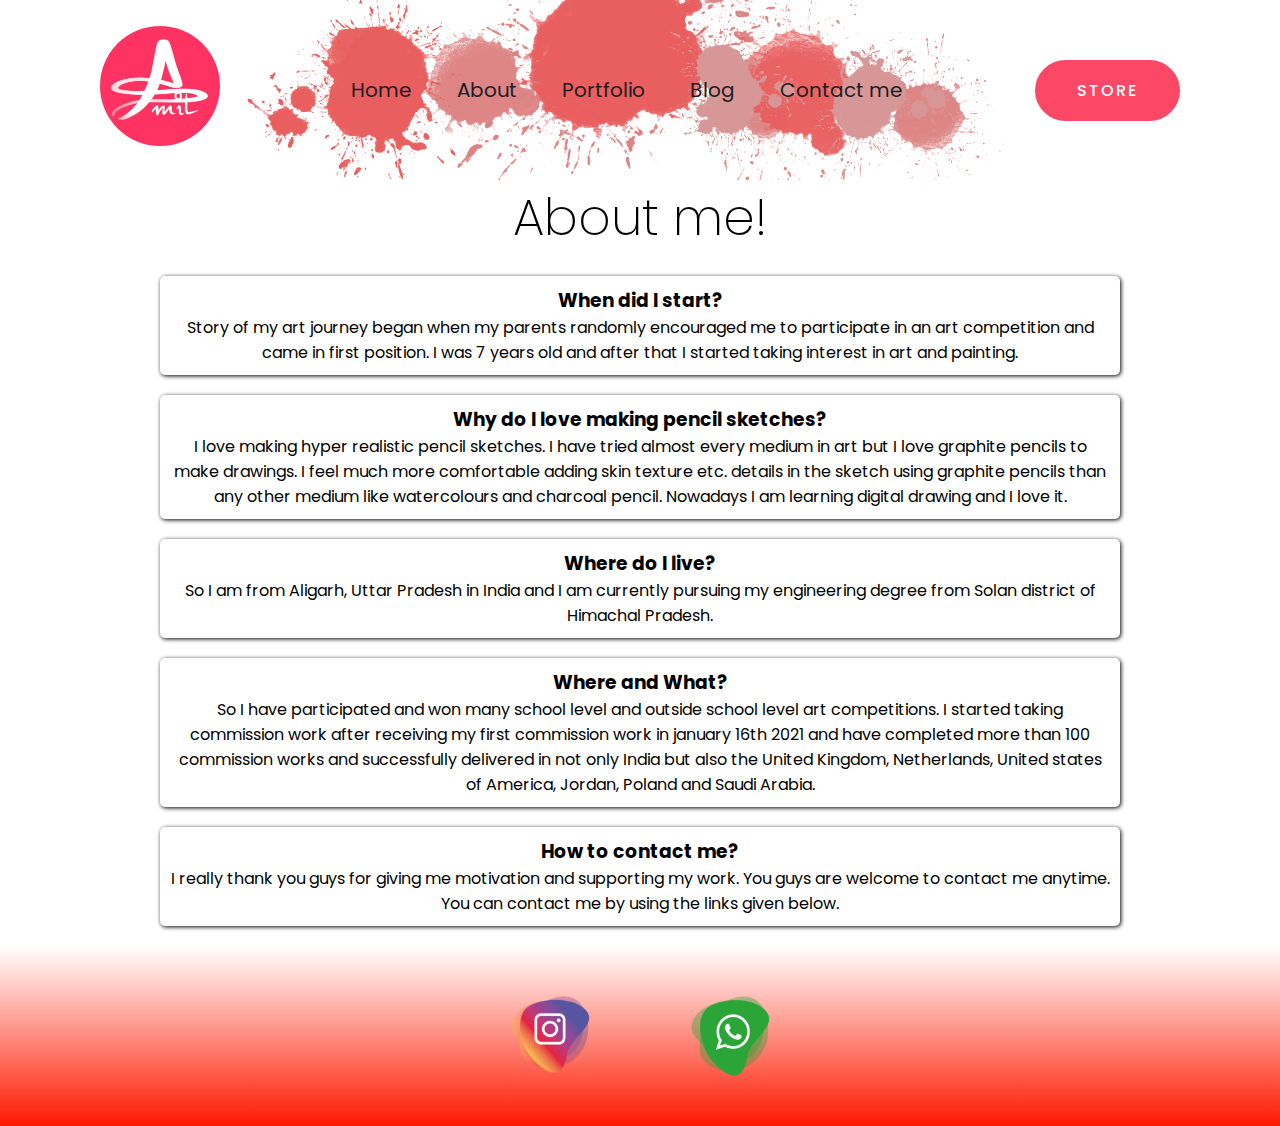
<file: about.html>
<!DOCTYPE html>
<html lang="en">
<head>
    <meta charset="UTF-8">
    <title>
    About me
    </title>
    <link rel="stylesheet" href="styles/shared.css">
    <link rel="stylesheet" href="styles/aboutstyle.css">
</head>
<body>
    <header>
        <header class="img" style="background-image: url('sharedbg.png');">
            <nav>
              <a href="index.html">
                <img src="images/amit logo.jpg" class="logo"
              /></a>
              <ul>
                <li><a href="index.html">Home</a></li>
                <li><a href="#">About</a></li>  
                <li><a href="portfolio.html">Portfolio</a></li>
                <li><a href="blog.html">Blog</a></li>
                <li><a href="contact.html">Contact me</a></li>
              </ul>
              <a href="store.html" class="btn">Store</a>
            </nav>
          </header>
    </header>
    <main>
      <ul>
        <h1>About me!</h1>
      <li>
        <h3>When did I start?</h3>
        <p>Story of my art journey began when my parents randomly encouraged me to participate in an art competition and came in first position. I was 7 years old and after that I started taking interest in art and painting.</p>
      </li>

      <li>
        <h3>Why do I love making pencil sketches?</h3>
        <p>I love making hyper realistic pencil sketches. I have tried almost every medium in art but I love graphite pencils to make drawings. I feel much more comfortable adding  skin texture etc. details in the sketch using graphite pencils than any other medium like watercolours and charcoal pencil. Nowadays I am learning digital drawing and I love it.
        </p>
      </li>

      <li>
        <h3>Where do I live?</h3>
        <p>So I am from Aligarh, Uttar Pradesh in India and I am currently pursuing my engineering degree from Solan district of Himachal Pradesh.
        </p>
      </li>

      <li>
        <h3>Where and What?</h3>
        <p>So I have participated and won many school level and outside school level art competitions. I started taking commission work after receiving my first  commission work in january 16th 2021 and have completed more than 100 commission works and successfully delivered in not only India but also the United Kingdom, Netherlands, United states of America, Jordan, Poland and Saudi Arabia.</p>
      </li>

      <li>
        <h3>How to contact me?</h3>
        <p>I really thank you guys for giving me motivation and supporting my work. You guys are welcome to contact me anytime. You can contact me by using the links given below.</p>
      </li>
    </main>
    <footer>
        <ul>
            <li>
              <a href="https://www.instagram.com/amit.art.creation/"
                ><img src="images/store/icon1.png" alt="instagram"
              /></a>
            </li>
            <li>
              <a href="www.whatsapp.com"
                ><img src="images/store/icon2.png" alt=""
              /></a>
            </li>
          </ul>
    </footer>
</body>
</html>
</file>
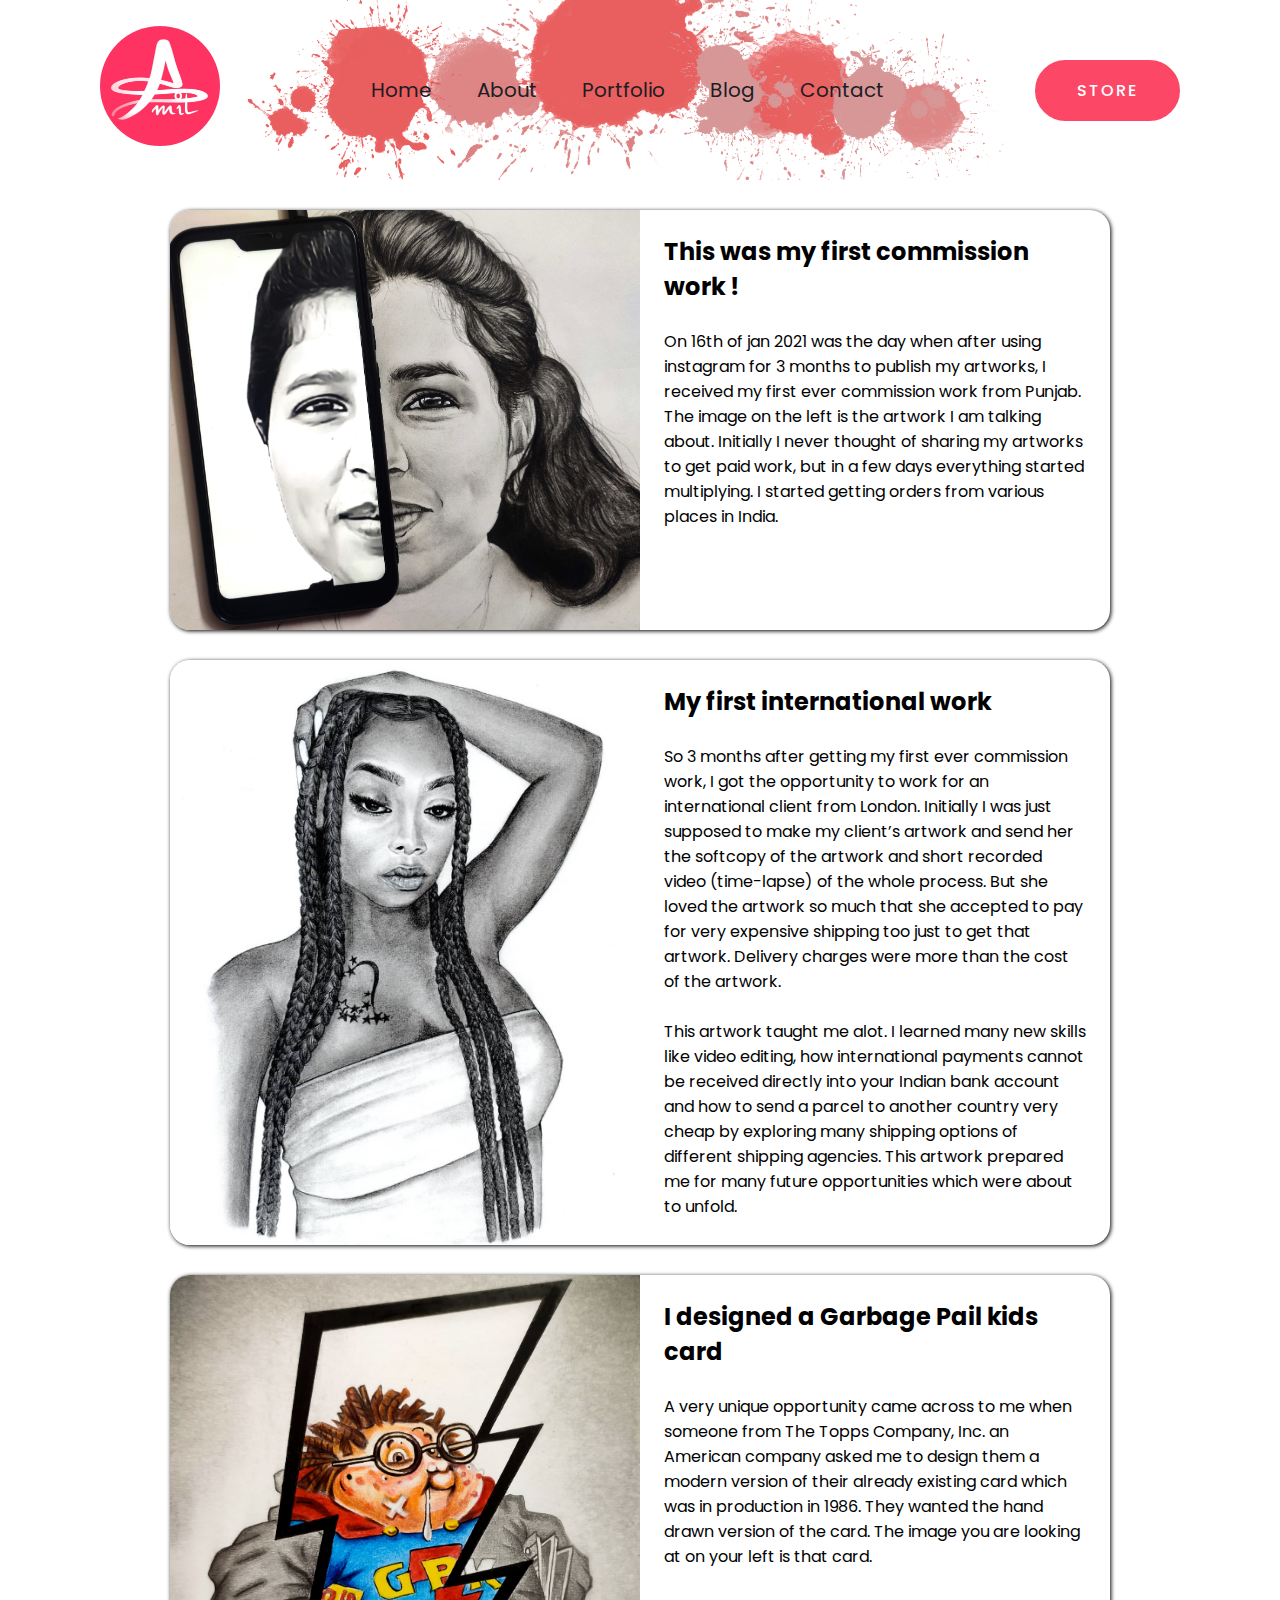
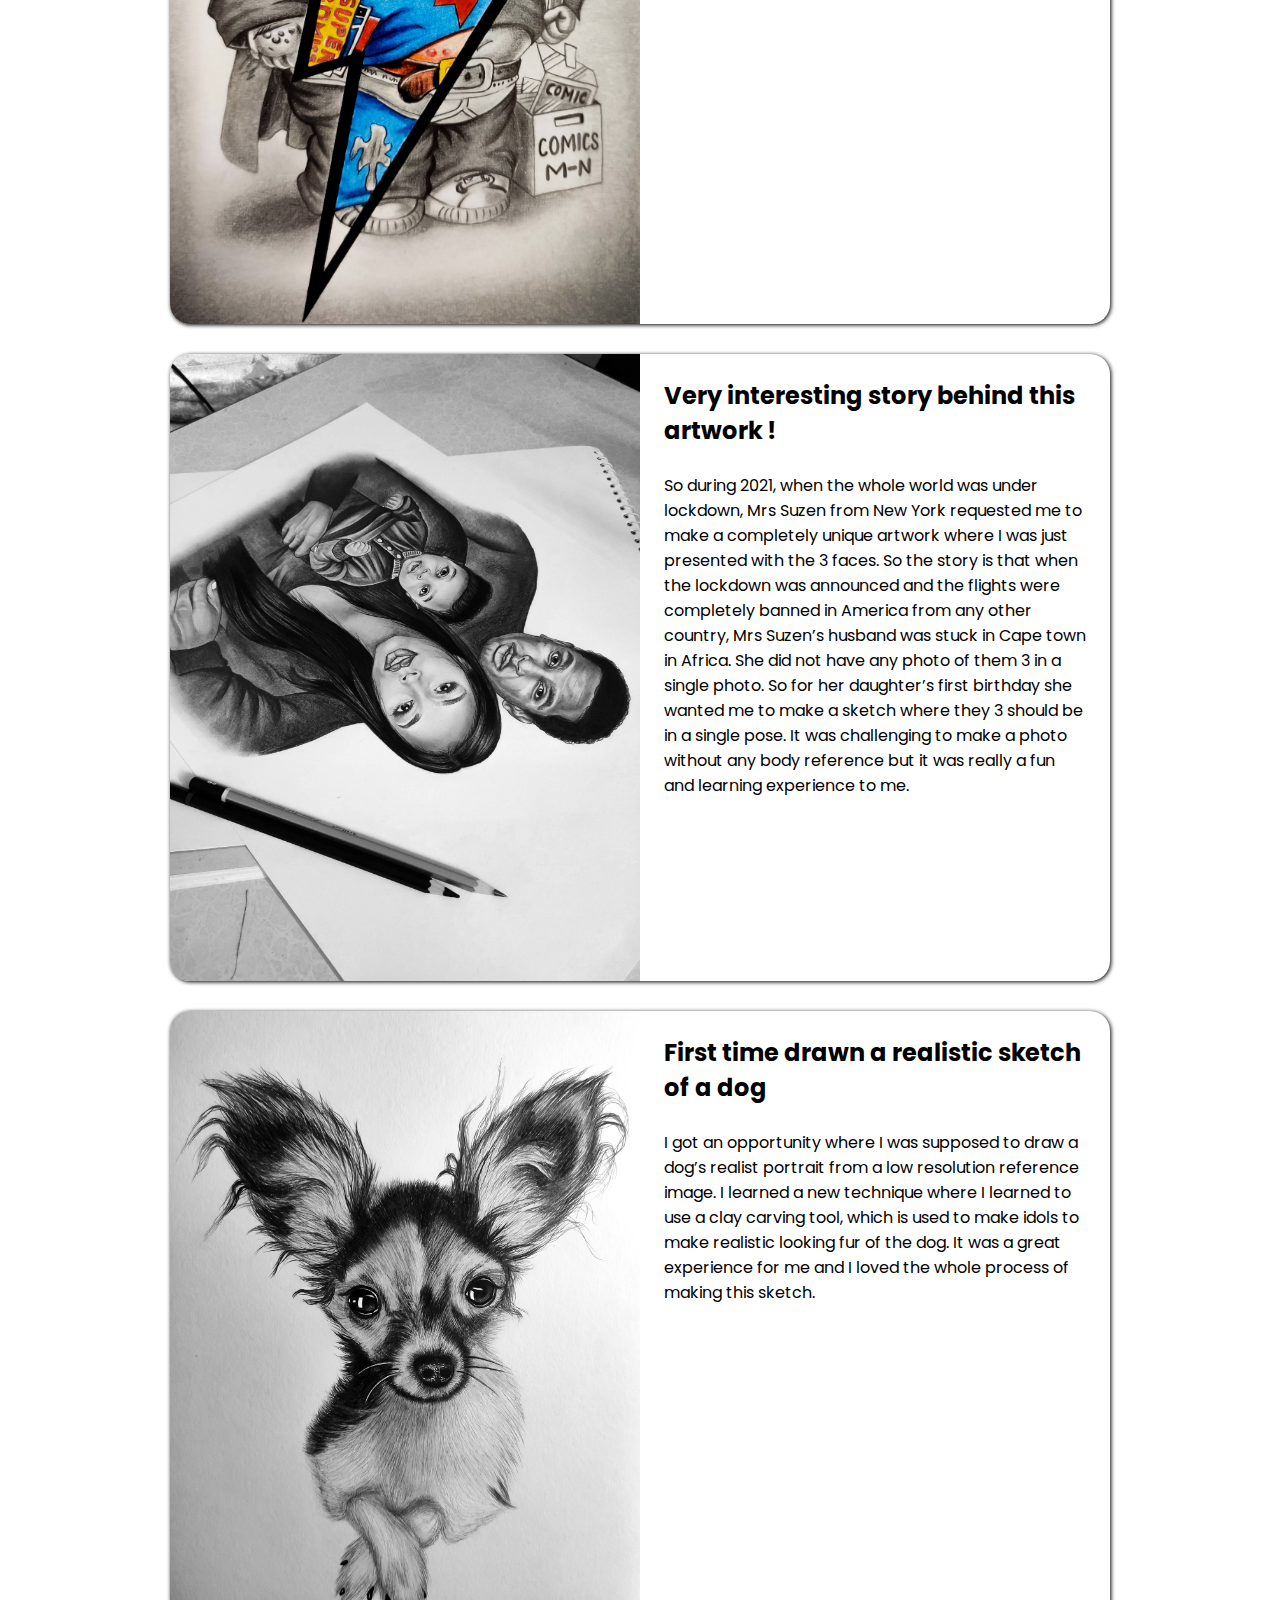
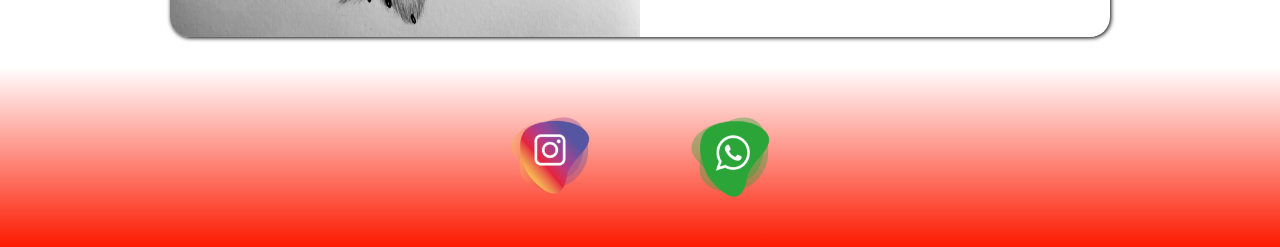
<file: blog.html>
<!DOCTYPE html>
<html lang="en">
  <head>
    <meta charset="UTF-8" />
    <title>Blog</title>
    <link rel="stylesheet" href="styles/shared.css" />
    <link rel="stylesheet" href="styles/blogstyle.css" />
  </head>
  <body>
    <header>
      <header class="img" style="background-image: url('sharedbg.png')">
        <nav>
          <a href="index.html">
            <img src="images/amit logo.jpg" class="logo"
          /></a>
          <ul>
            <li><a href="index.html">Home</a></li>
            <li><a href="about.html">About</a></li>
            <li><a href="portfolio.html">Portfolio</a></li>
            <li><a href="blog.html">Blog</a></li>
            <li><a href="#">Contact</a></li>
          </ul>
          <a href="store.html" class="btn">Store</a>
        </nav>
      </header>
    </header>
    <main>
      <ul>
        <li>
          <img src="images/blog/1.jpg" alt="first commission work image" />
          <div class="item-content">
            <h2>This was my first commission work !</h2>
            <br>
            <p>
              On 16th of jan 2021 was the day when after using instagram for 3
              months to publish my artworks, I received my first ever commission
              work from Punjab. The image on the left is the artwork I am
              talking about. Initially I never thought of sharing my artworks to
              get paid work, but in a few days everything started multiplying. I
              started getting orders from various places in India.
            </p>
          </div>
        </li>
        <li>
          <img src="images/blog/2.jpg" alt="First ever international sketch" />
          <div class="item-content">
            <h2>My first international work</h2>
            <br>
            <p>
              So 3 months after getting my first ever commission work, I got the
              opportunity to work for an international client from London.
              Initially I was just supposed to make my client’s artwork and send
              her the softcopy of the artwork and short recorded video
              (time-lapse) of the whole process. But she loved the artwork so
              much that she accepted to pay for very expensive shipping too just
              to get that artwork. Delivery charges were more than the cost of
              the artwork.
            </p>
            <br />
            <p>
              This artwork taught me alot. I learned many new skills like video
              editing, how international payments cannot be received directly
              into your Indian bank account and how to send a parcel to another
              country very cheap by exploring many shipping options of different
              shipping agencies. This artwork prepared me for many future
              opportunities which were about to unfold.
            </p>
          </div>
        </li>
        <li>
          <img
            src="images/blog/3.jpg"
            alt="garbage pail kid card
            "
          />
          <div class="item-content">
            <h2>I designed a Garbage Pail kids card</h2>
            <br>
            <p>
              A very unique opportunity came across to me when someone from The
              Topps Company, Inc. an American company asked me to design them a
              modern version of their already existing card which was in
              production in 1986. They wanted the hand drawn version of the
              card. The image you are looking at on your left is that card.
            </p>
          </div>
        </li>
        <li>
          <img src="images/blog/4.jpg" alt="a sketck of three person" />
          <div class="item-content">
            <h2>Very interesting story behind this artwork !</h2>
            <br>
            <p>
              So during 2021, when the whole world was under lockdown, Mrs Suzen
              from New York requested me to make a completely unique artwork
              where I was just presented with the 3 faces. So the story is that
              when the lockdown was announced and the flights were completely
              banned in America from any other country, Mrs Suzen’s husband was
              stuck in Cape town in Africa. She did not have any photo of them 3
              in a single photo. So for her daughter’s first birthday she wanted
              me to make a sketch where they 3 should be in a single pose. It
              was challenging to make a photo without any body reference but it
              was really a fun and learning experience to me.
            </p>
          </div>
        </li>
        <li>
          <img
            src="images/blog/5.jpg"
            alt="dog
            "
          />
          <div class="item-content">
            <h2>First time drawn a realistic sketch of a dog</h2>
            <br>
            <p>
              I got an opportunity where I was supposed to draw a dog’s realist
              portrait from a low resolution reference image. I learned a new
              technique where I learned to use a clay carving tool, which is
              used to make idols to make realistic looking fur of the dog. It
              was a great experience for me and I loved the whole process of
              making this sketch.
            </p>
          </div>
        </li>
      </ul>
    </main>
    <footer>
      <ul>
        <li>
          <a href="https://www.instagram.com/amit.art.creation/"
            ><img src="images/store/icon1.png" alt="instagram"
          /></a>
        </li>
        <li>
          <a href="www.whatsapp.com"
            ><img src="images/store/icon2.png" alt=""
          /></a>
        </li>
      </ul>
    </footer>
  </body>
</html>
</file>
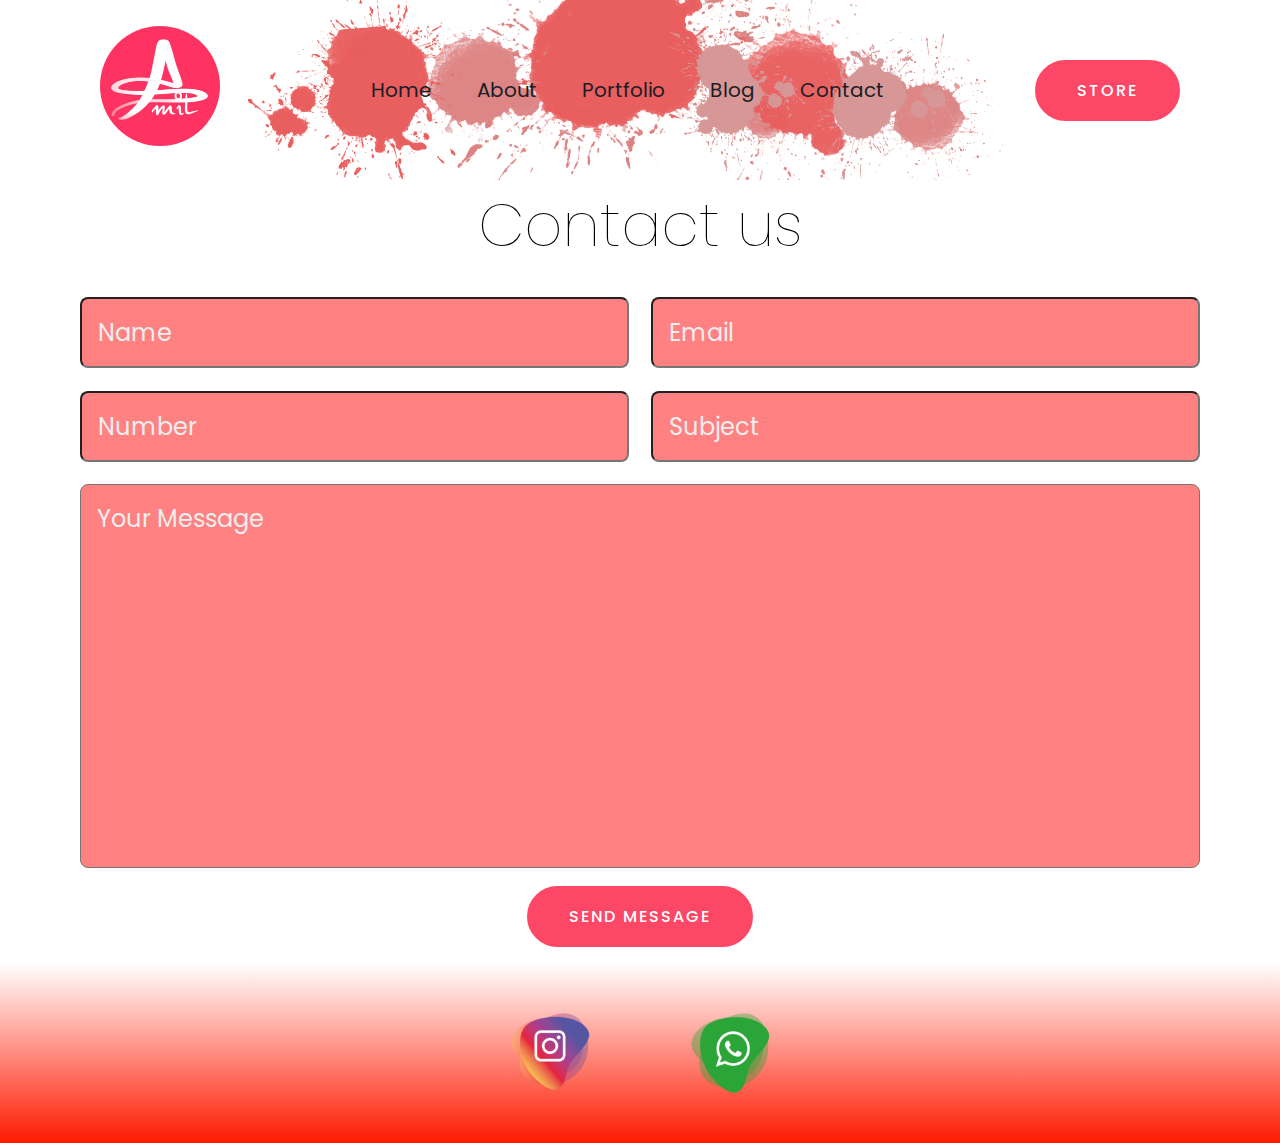
<file: contact.html>
<!DOCTYPE html>
<html lang="en">
    <head>
        <meta charset="UTF-8" />
        <title>Contact us</title>
        <link rel="stylesheet" href="styles/shared.css" />
        <link rel="stylesheet" href="styles/contactstyle.css" />
      </head>
<body>
    <header class="img" style="background-image: url('sharedbg.png')">
        <nav>
          <a href="index.html">
            <img src="images/amit logo.jpg" class="logo"
          /></a>
          <ul>
            <li><a href="index.html">Home</a></li>
            <li><a href="about.html">About</a></li>
            <li><a href="portfolio.html">Portfolio</a></li>
            <li><a href="blog.html">Blog</a></li>
            <li><a href="#">Contact</a></li>
          </ul>
          <a href="store.html" class="btn">Store</a>
        </nav>
      </header>
      <main>
        <section class="contact" id="contact">

            <h1 class="heading"> <span>Contact</span> us </h1>
        
            <form action="">
                <div class="inputBox">
                    <input type="text" placeholder="name">
                    <input type="email" placeholder="email">
                </div>
                <div class="inputBox">
                    <input type="number" placeholder="number">
                    <input type="text" placeholder="subject">
                </div>
                <textarea name="" placeholder="your message" id="" cols="30" rows="10"></textarea>
                <input type="submit" value="send message" class="btn">
            </form>
        
        </section>

      </main>
    <footer>
        <ul>
          <li>
            <a href="https://www.instagram.com/amit.art.creation/"
              ><img src="images/store/icon1.png" alt="instagram"
            /></a>
          </li>
          <li>
            <a href="www.whatsapp.com"
              ><img src="images/store/icon2.png" alt=""
            /></a>
          </li>
        </ul>
      </footer>
</body>
</html>
</file>
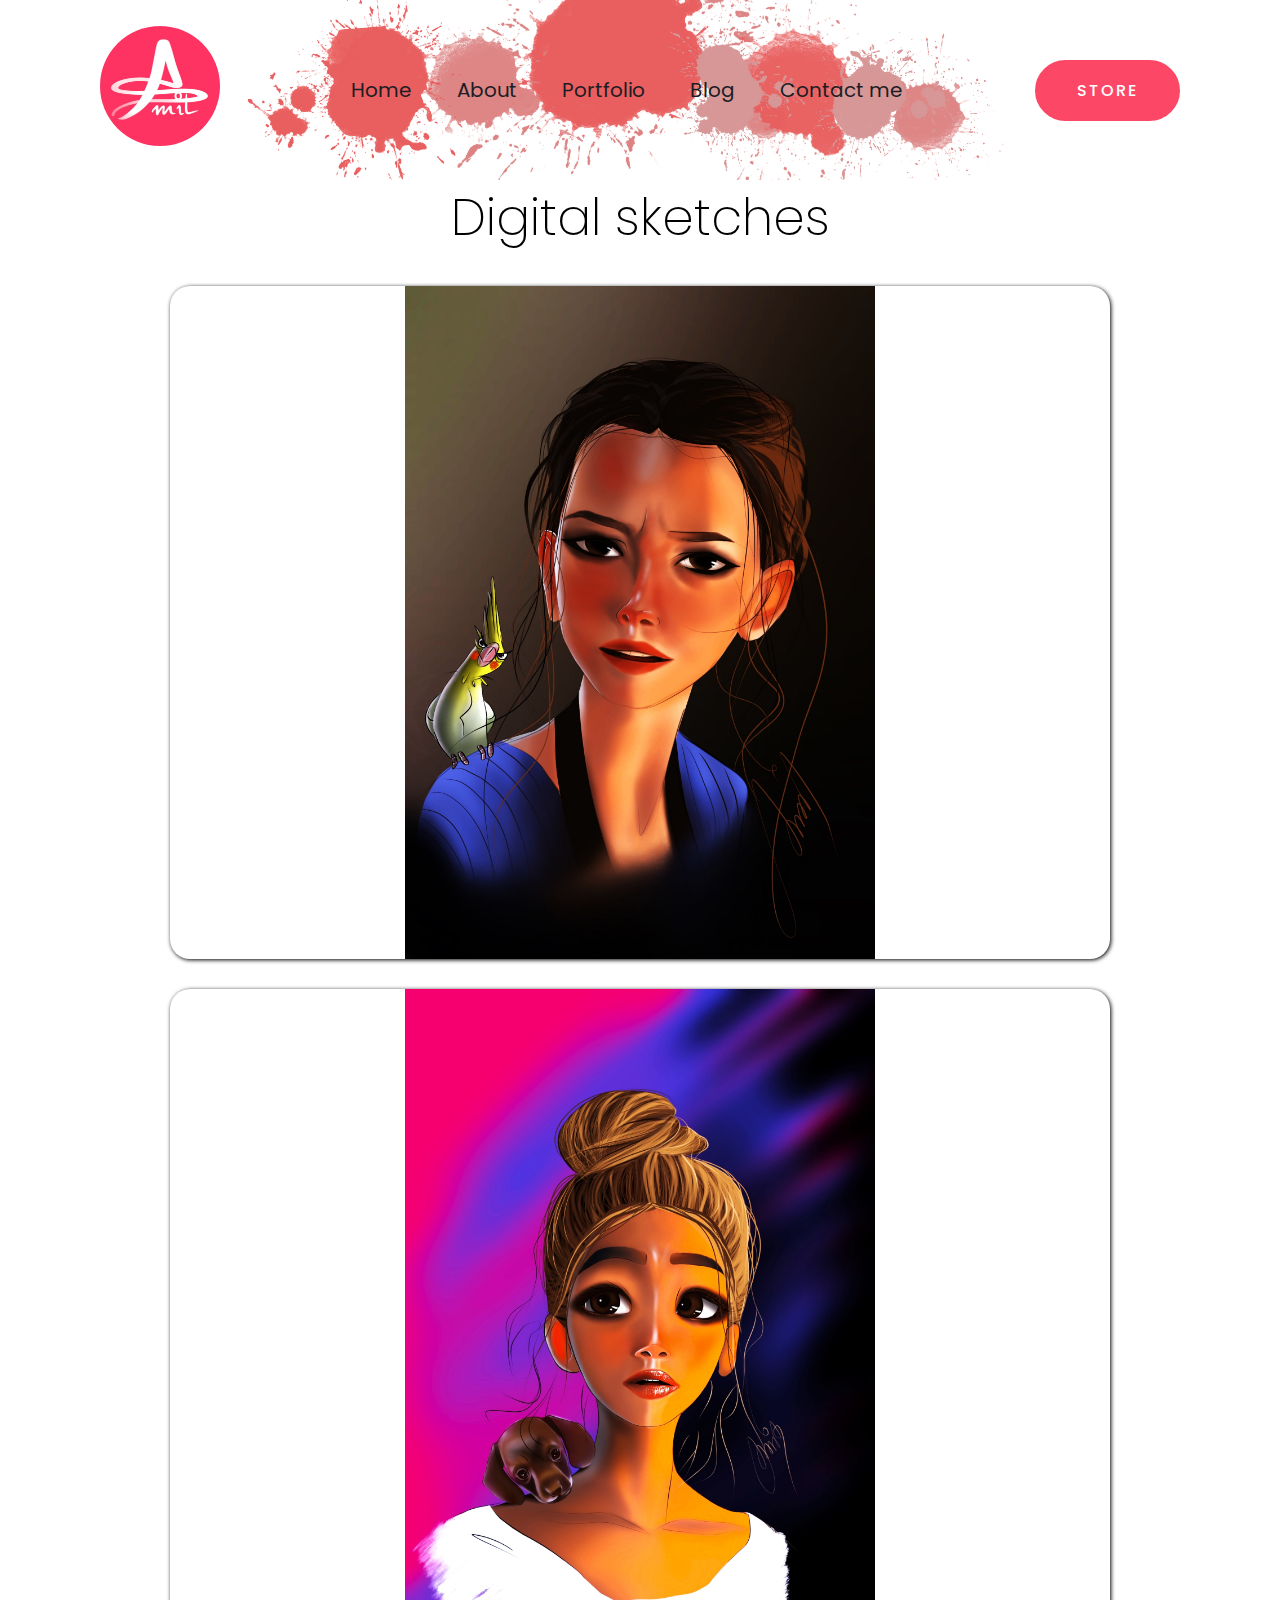
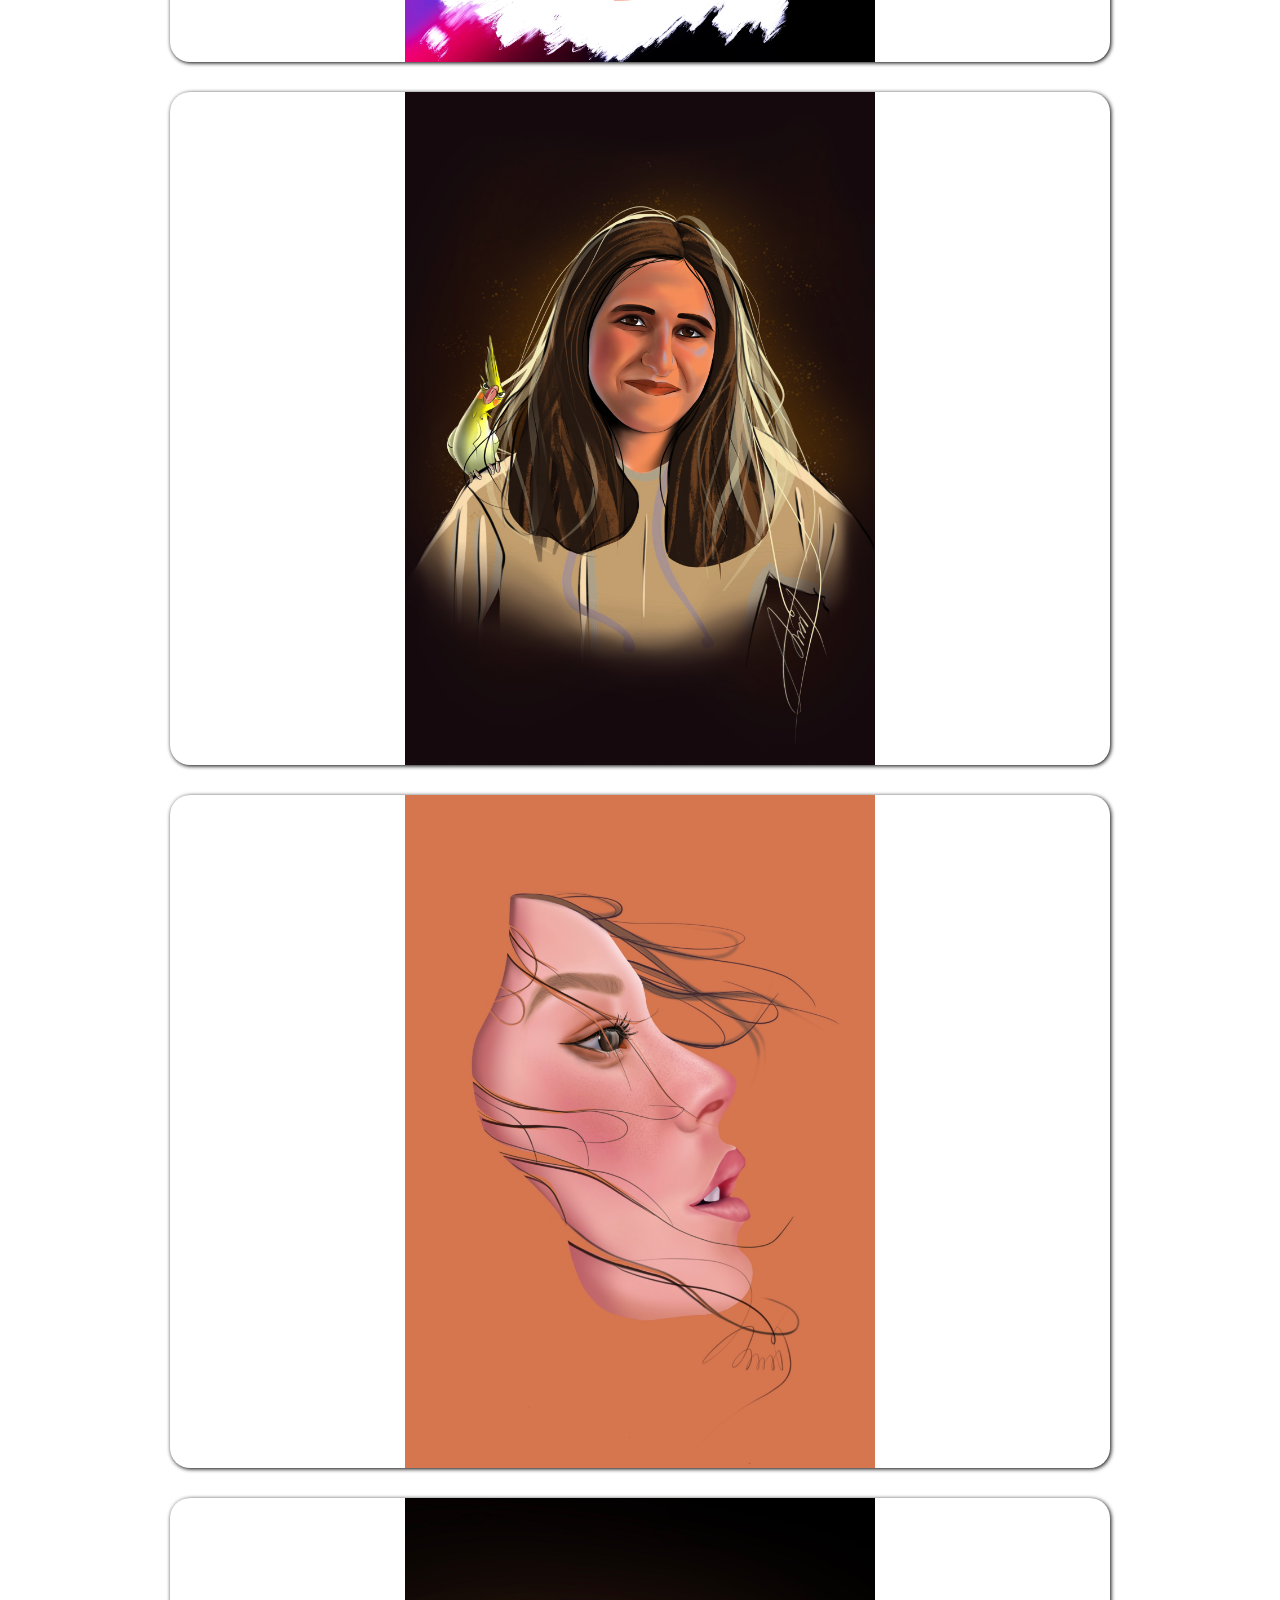
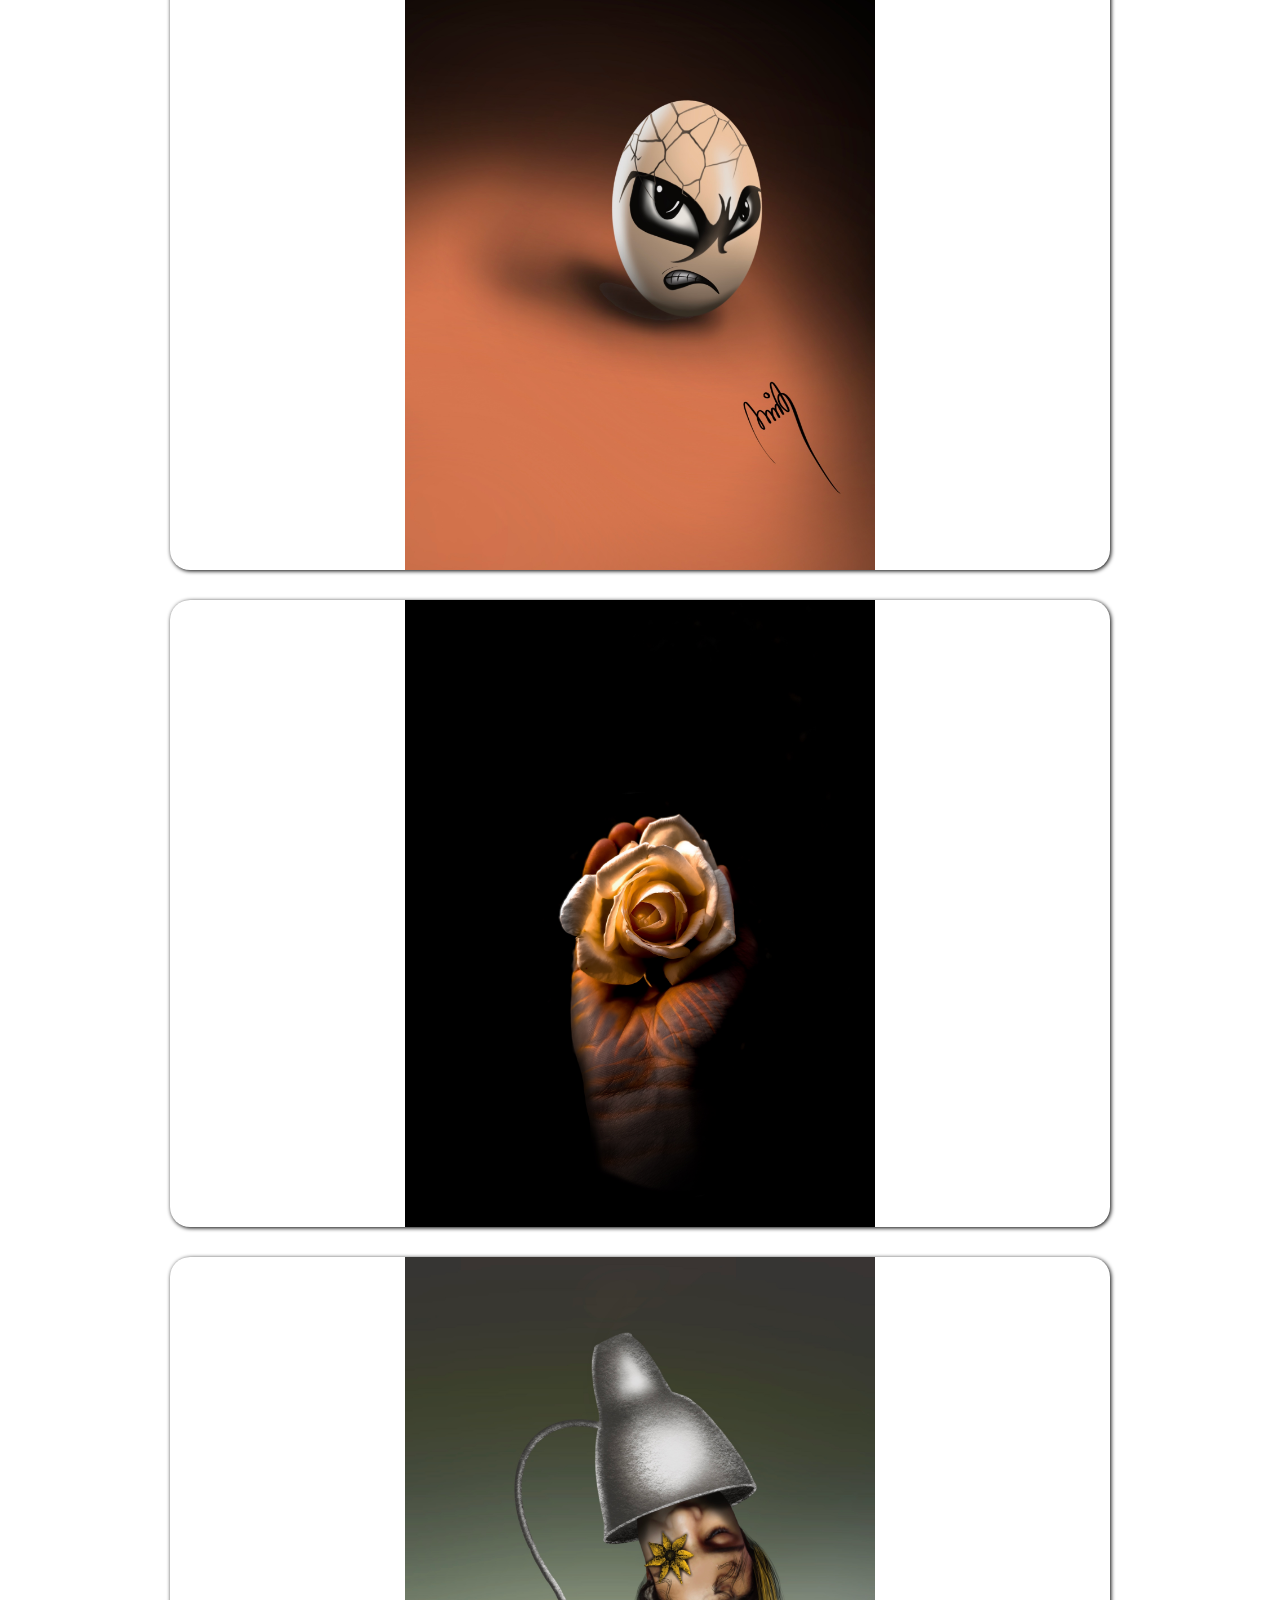
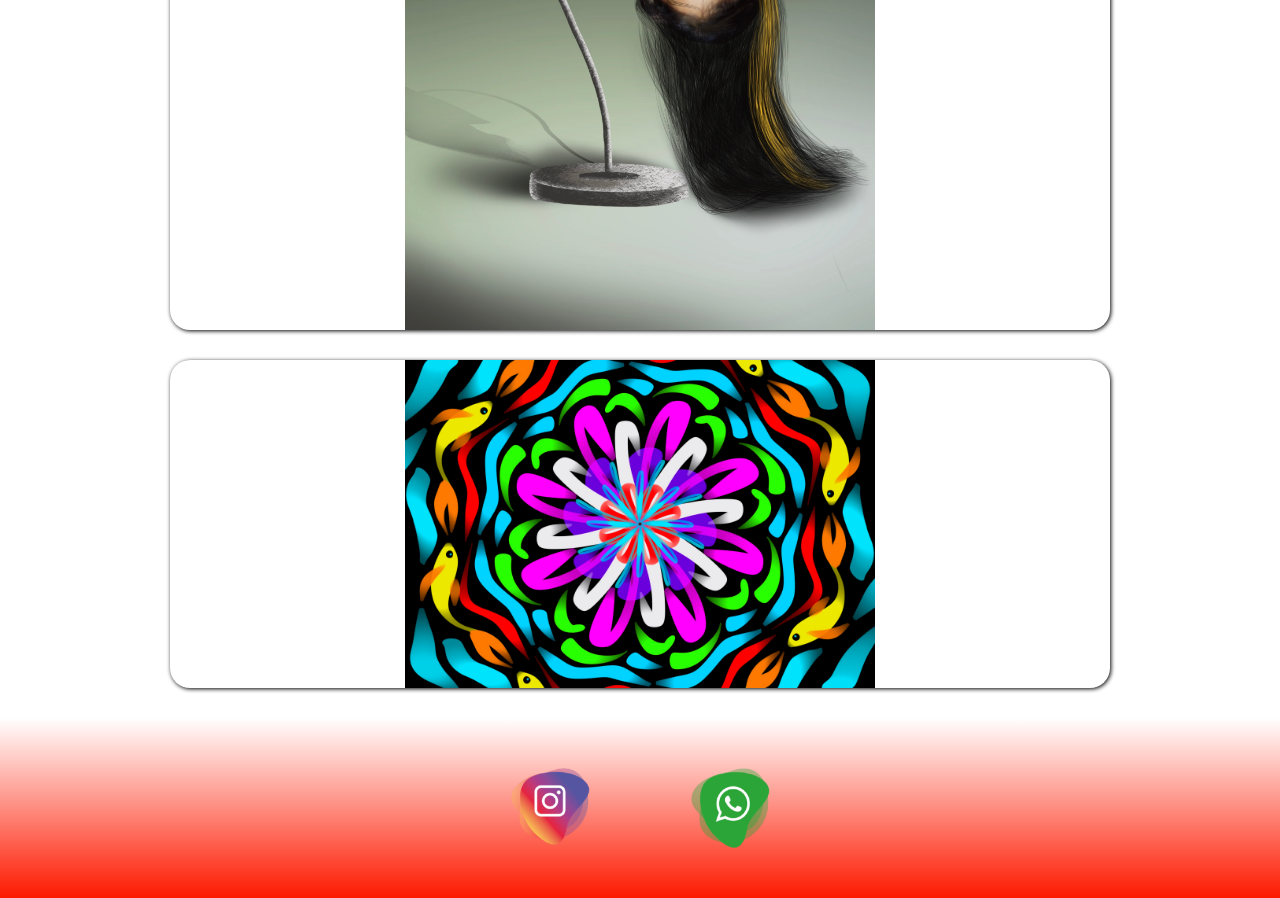
<file: digiport.html>
<!DOCTYPE html>
<html lang="en">
  <head>
    <meta charset="UTF-8" />
    <title>Portfolio</title>
    <link rel="stylesheet" href="styles/shared.css" />
    <link rel="stylesheet" href="styles/pencilportstyle.css" />
  </head>
  <body>
    <header class="img" style="background-image: url('sharedbg.png');">
      <nav>
        <a href="index.html">
          <img src="images/amit logo.jpg" class="logo"
        /></a>
        <ul>
          <li><a href="index.html">Home</a></li>
          <li><a href="about.html">About</a></li>
          <li><a href="portfolio.html">Portfolio</a></li>
          <li><a href="blog.html">Blog</a></li>
          <li><a href="#">Contact me</a></li>
        </ul>
        <a href="store.html" class="btn">Store</a>
      </nav>
    </header>
    <main>
        <ul>
            <h1>Digital sketches</h1>
          <li>
            <img
              src="images/portfolio/digital sketches/1.jpg"
              alt="sketch with single face"
            />
          </li>
          <li>
            <img
              src="images/portfolio/digital sketches/2.jpg"
              alt="sketch with single face"
            />
          </li>
          <li>
            <img
              src="images/portfolio/digital sketches/3.jpg"
              alt="sketch with single face"
            />
          </li>
          <li>
            <img
              src="images/portfolio/digital sketches/4.jpg"
              alt="sketch with single face"
            />
          </li>
          <li>
            <img
              src="images/portfolio/digital sketches/5.jpg"
              alt="sketch with single face"
            />
          </li>
          <li>
            <img
              src="images/portfolio/digital sketches/6.jpg"
              alt="sketch with single face"
            />
          </li>
          <li>
            <img
              src="images/portfolio/digital sketches/7.jpg"
              alt="sketch with single face"
            />
          </li>
          <li>
            <img
              src="images/portfolio/digital sketches/8.jpg"
              alt="sketch with single face"
            />
          </li>          
        </ul>
      </main>
    <footer>
      <ul>
        <li>
          <a href="https://www.instagram.com/amit.art.creation/"
            ><img src="images/store/icon1.png" alt="instagram"
          /></a>
        </li>
        <li>
          <a href="www.whatsapp.com"
            ><img src="images/store/icon2.png" alt=""
          /></a>
        </li>
      </ul>
    </footer>
  </body>
</html>
</file>
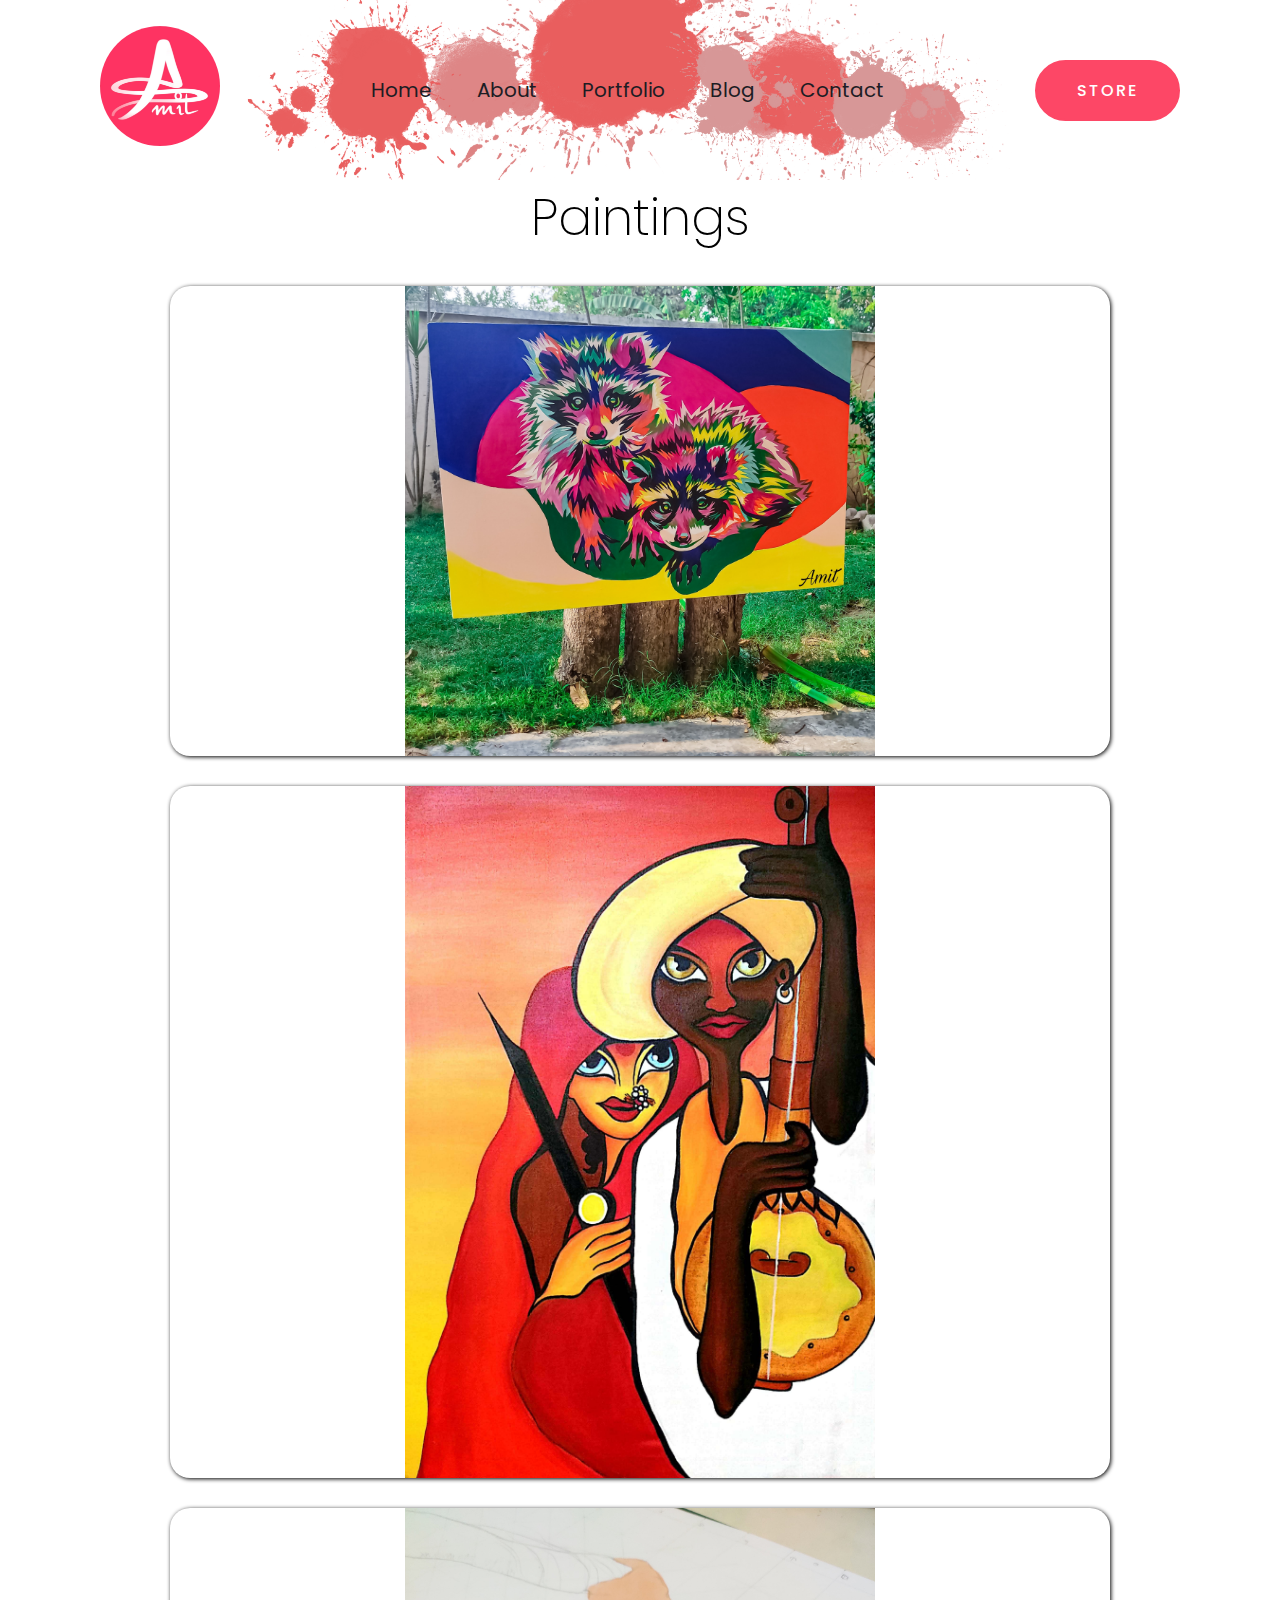
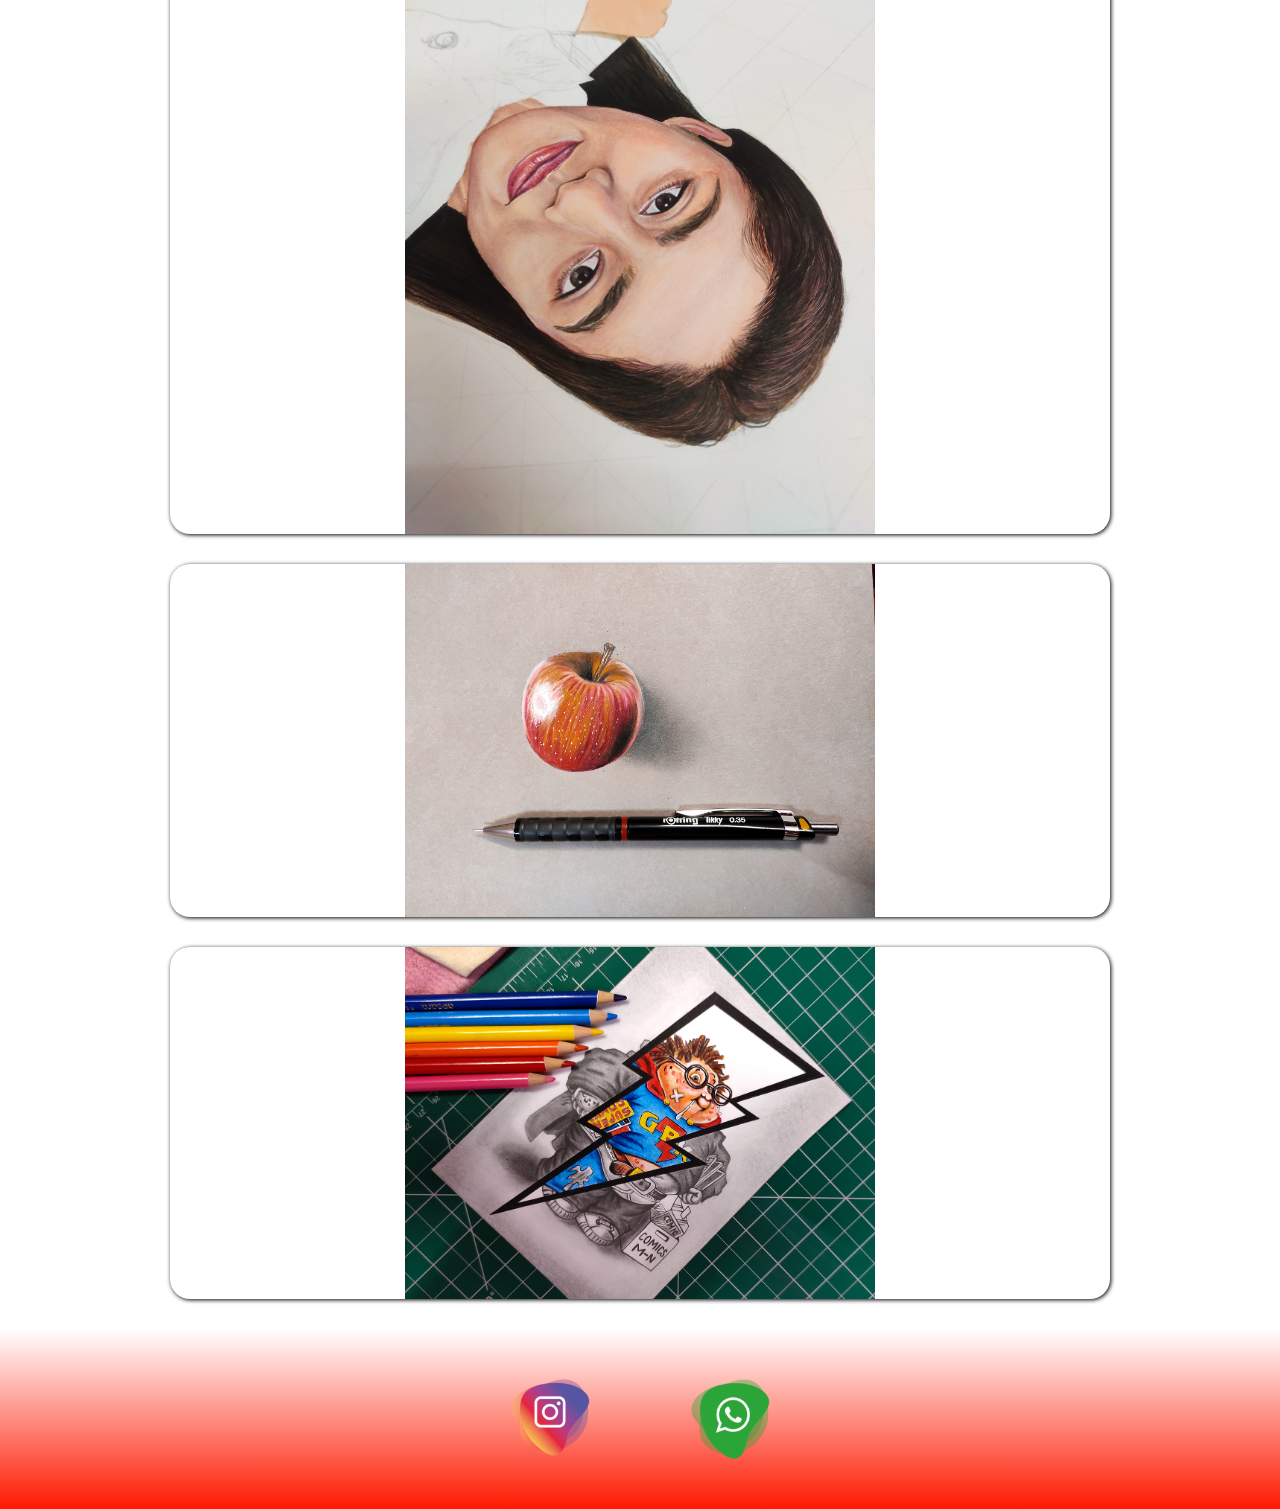
<file: paintport.html>
<!DOCTYPE html>
<html lang="en">
  <head>
    <meta charset="UTF-8" />
    <title>Portfolio</title>
    <link rel="stylesheet" href="styles/shared.css" />
    <link rel="stylesheet" href="styles/pencilportstyle.css" />
  </head>
  <body>
    <header class="img" style="background-image: url('sharedbg.png');">
      <nav>
        <a href="index.html">
          <img src="images/amit logo.jpg" class="logo"
        /></a>
        <ul>
          <li><a href="index.html">Home</a></li>
          <li><a href="about.html">About</a></li>
          <li><a href="portfolio.html">Portfolio</a></li>
          <li><a href="blog.html">Blog</a></li>
          <li><a href="#">Contact</a></li>
        </ul>
        <a href="store.html" class="btn">Store</a>
      </nav>
    </header>
    <main>
        <ul>
            <h1>Paintings</h1>
          <li>
            <img
              src="images/portfolio/paintings/1.jpg"
              alt="sketch with single face"
            />
          </li>
          <li>
            <img
              src="images/portfolio/paintings/2.jpg"
              alt="sketch with doulble faces"
            />
          </li>
          <li>
            <img
              src="images/portfolio/paintings/3.jpg"
              alt="sketch with triple faces"
            />
          </li>
          <li>
            <img
              src="images/portfolio/paintings/4.jpg"
              alt="sketch with triple faces"
            />
          </li>
          <li>
            <img
              src="images/portfolio/paintings/5.jpg"
              alt="sketch with triple faces"
            />
          </li>
        </ul>
      </main>
    <footer>
      <ul>
        <li>
          <a href="https://www.instagram.com/amit.art.creation/"
            ><img src="images/store/icon1.png" alt="instagram"
          /></a>
        </li>
        <li>
          <a href="www.whatsapp.com"
            ><img src="images/store/icon2.png" alt=""
          /></a>
        </li>
      </ul>
    </footer>
  </body>
</html>
</file>
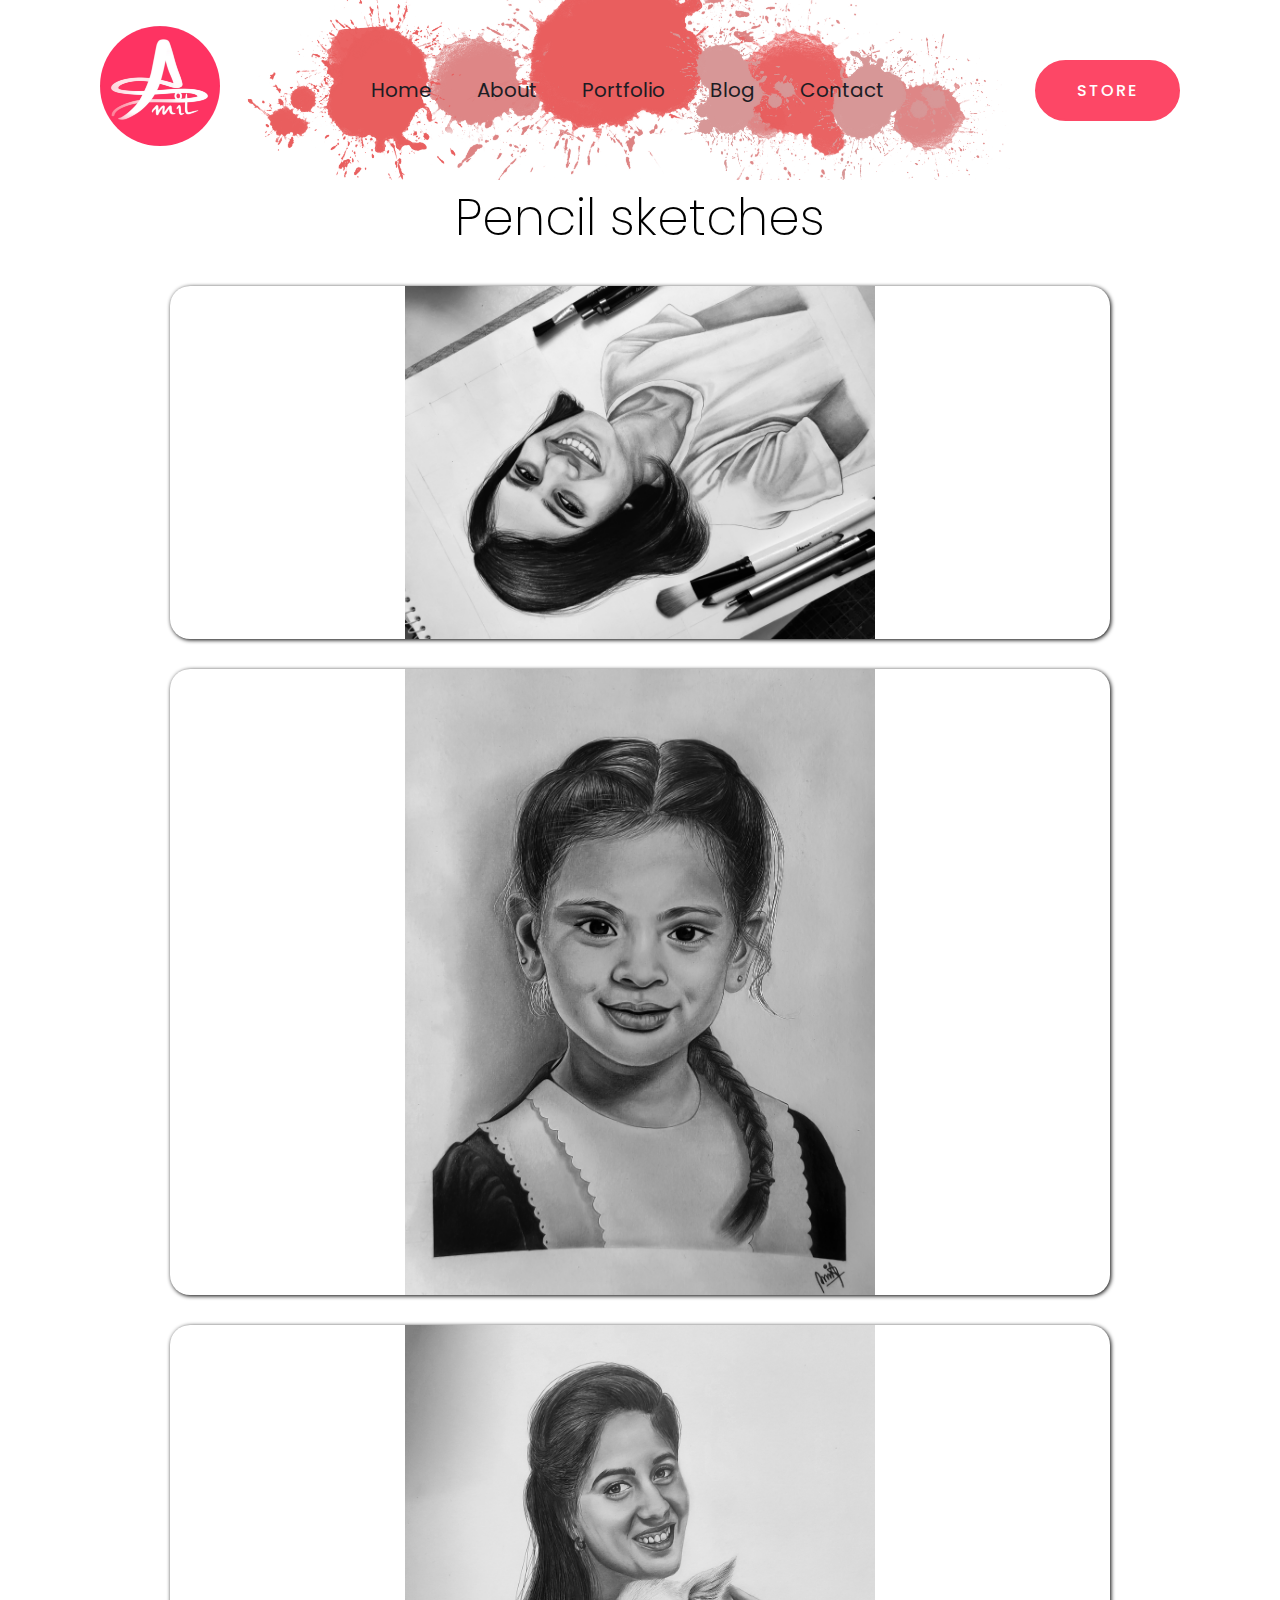
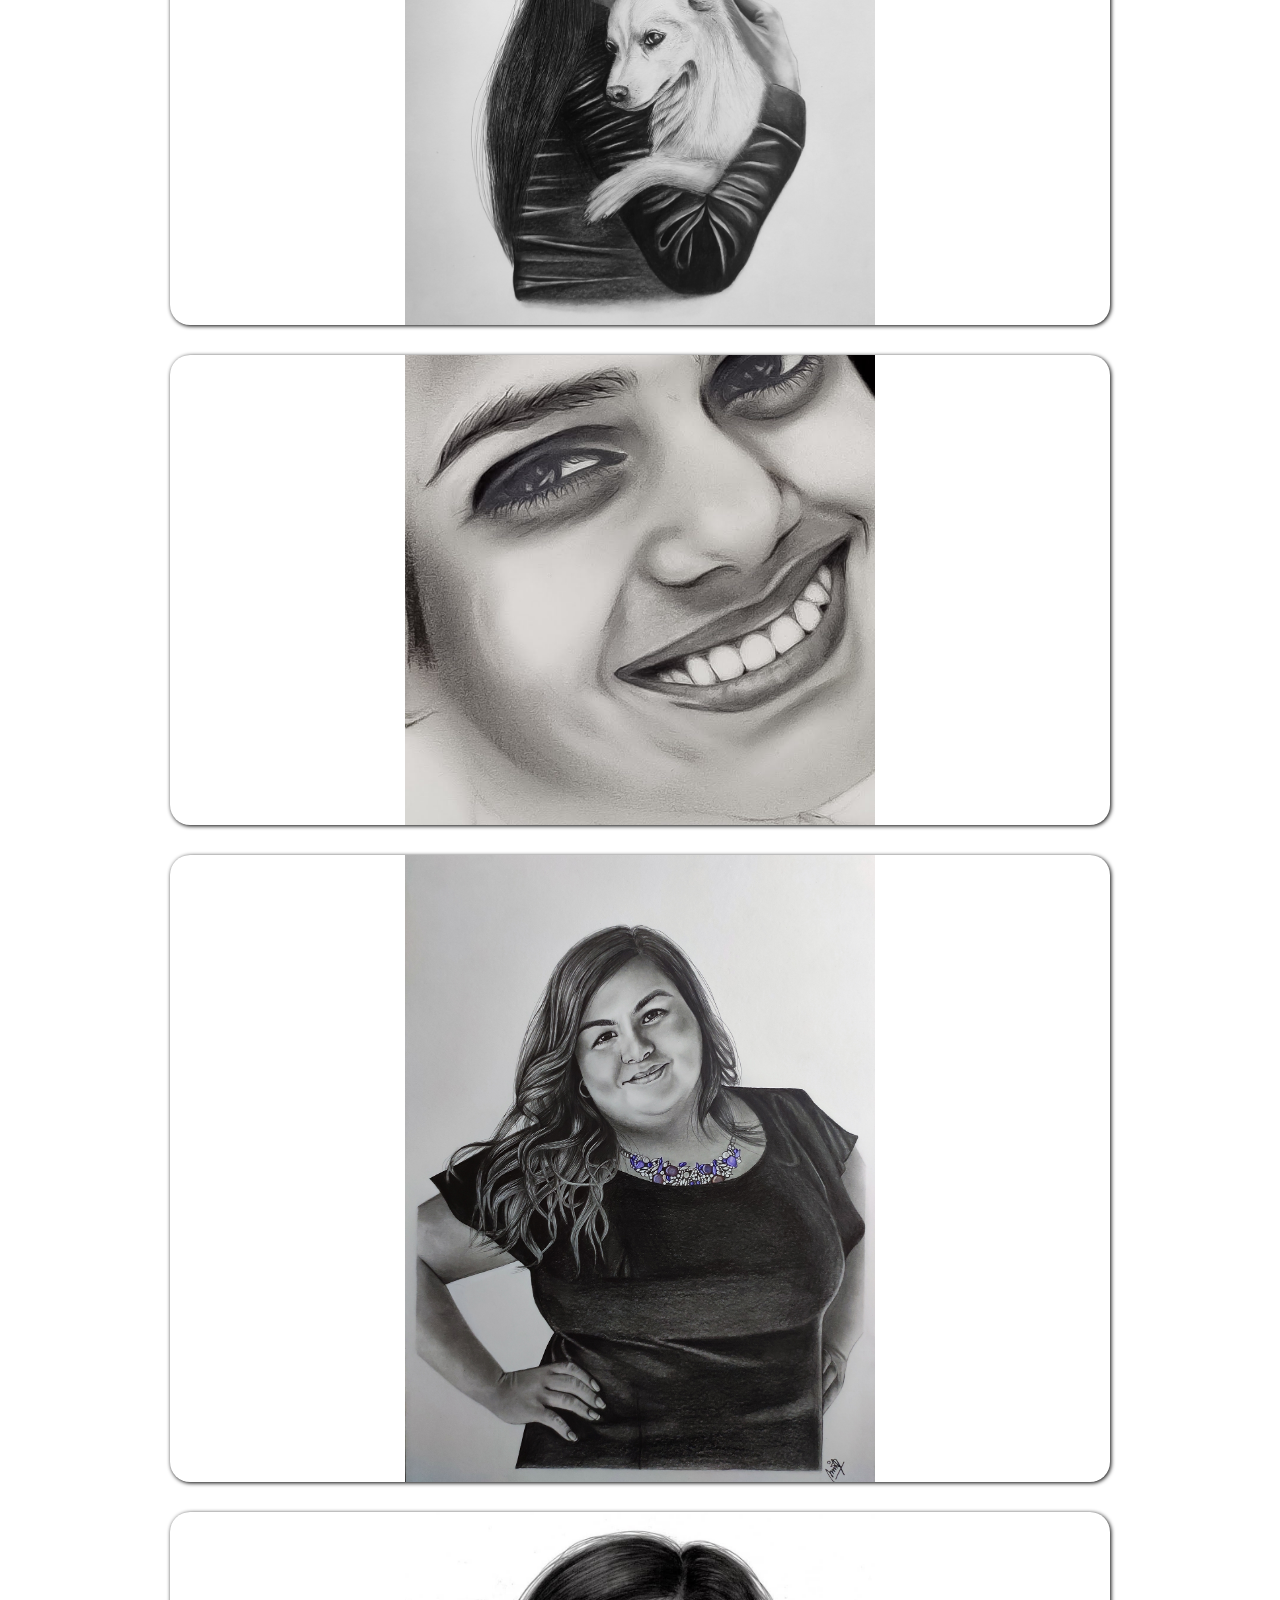
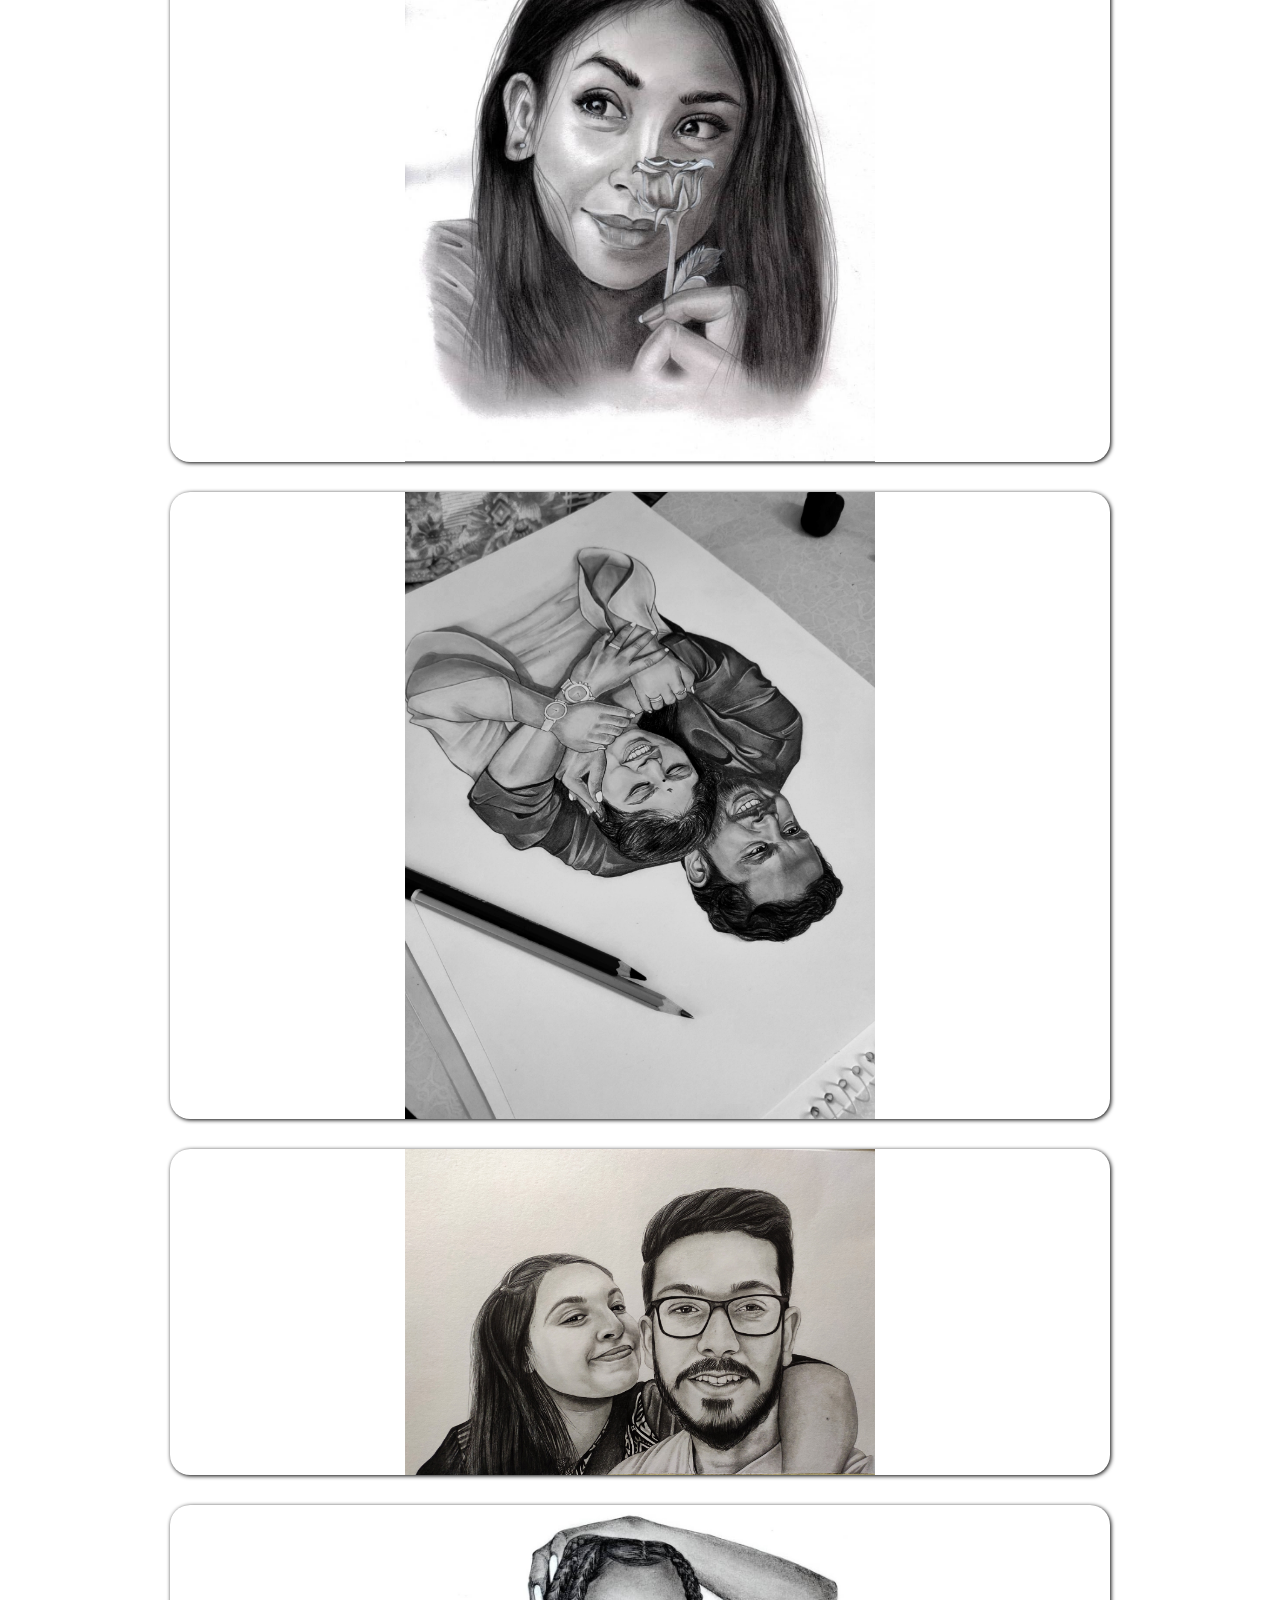
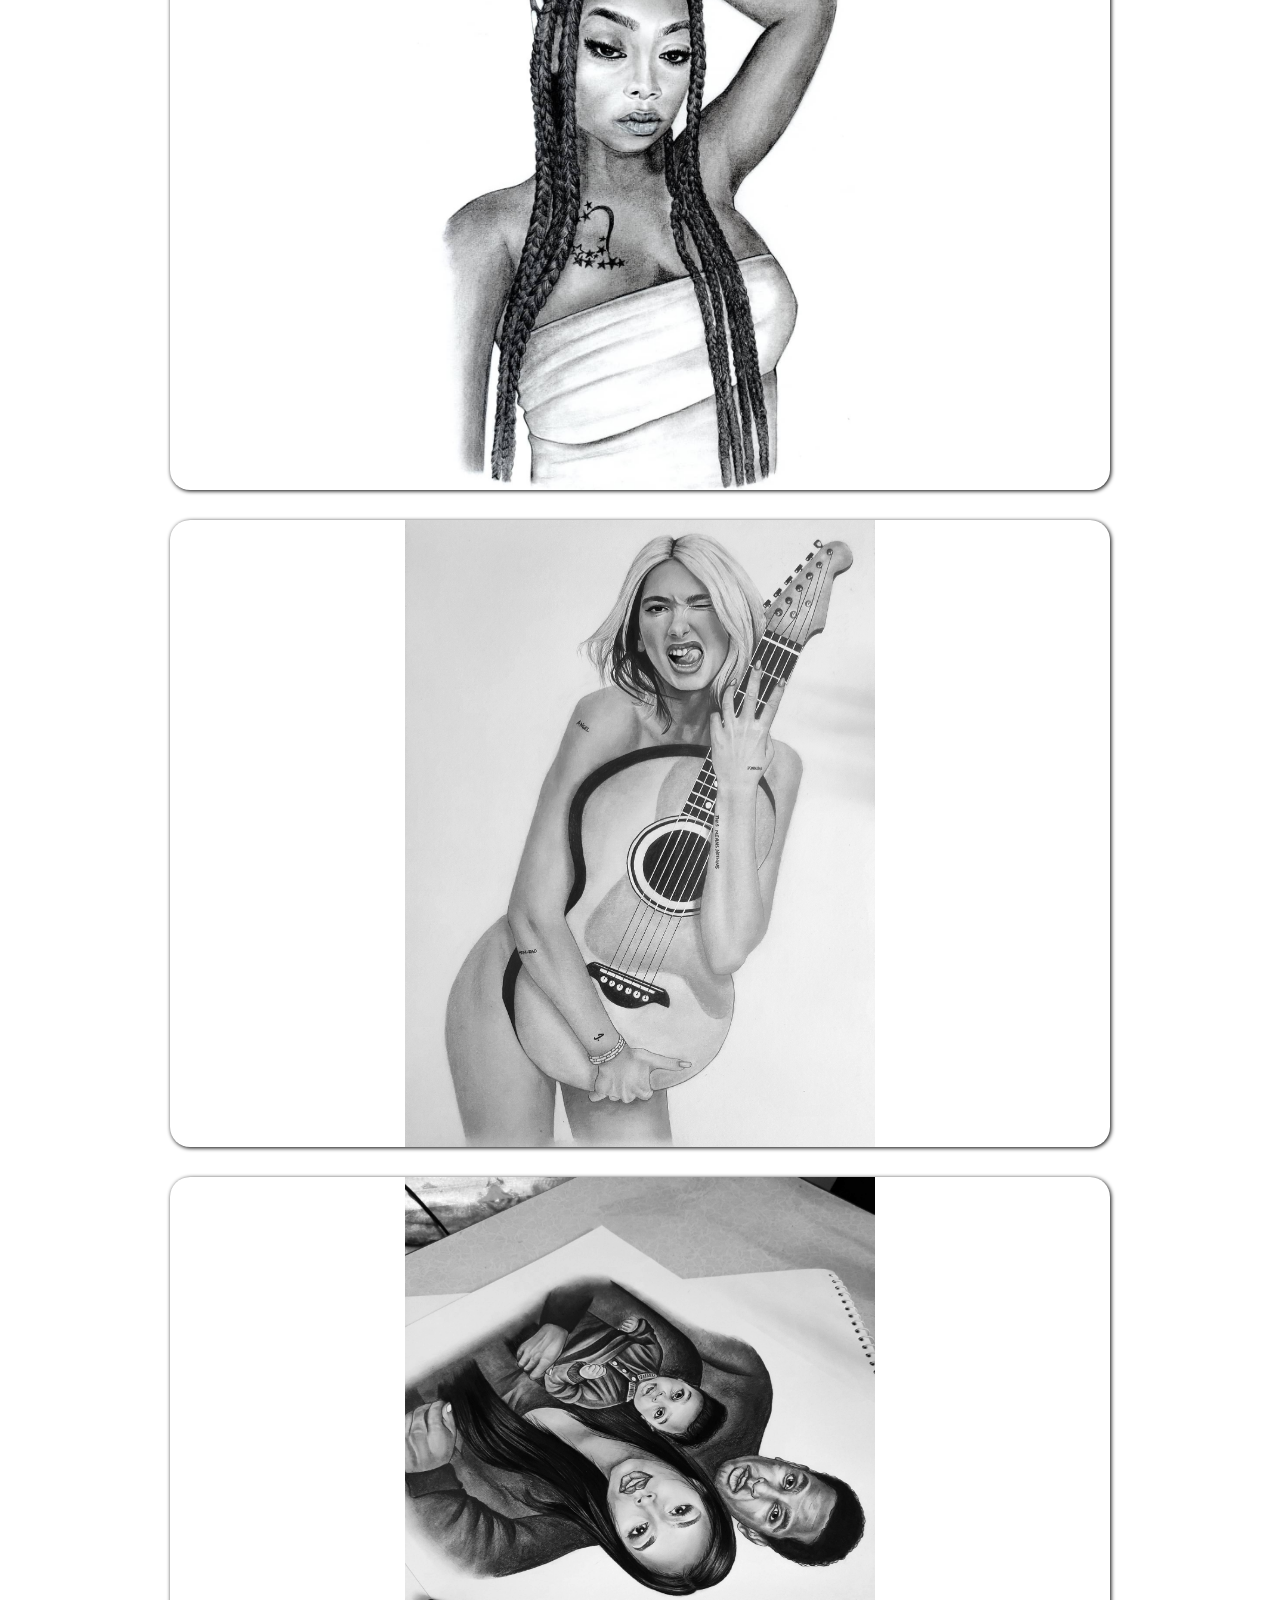
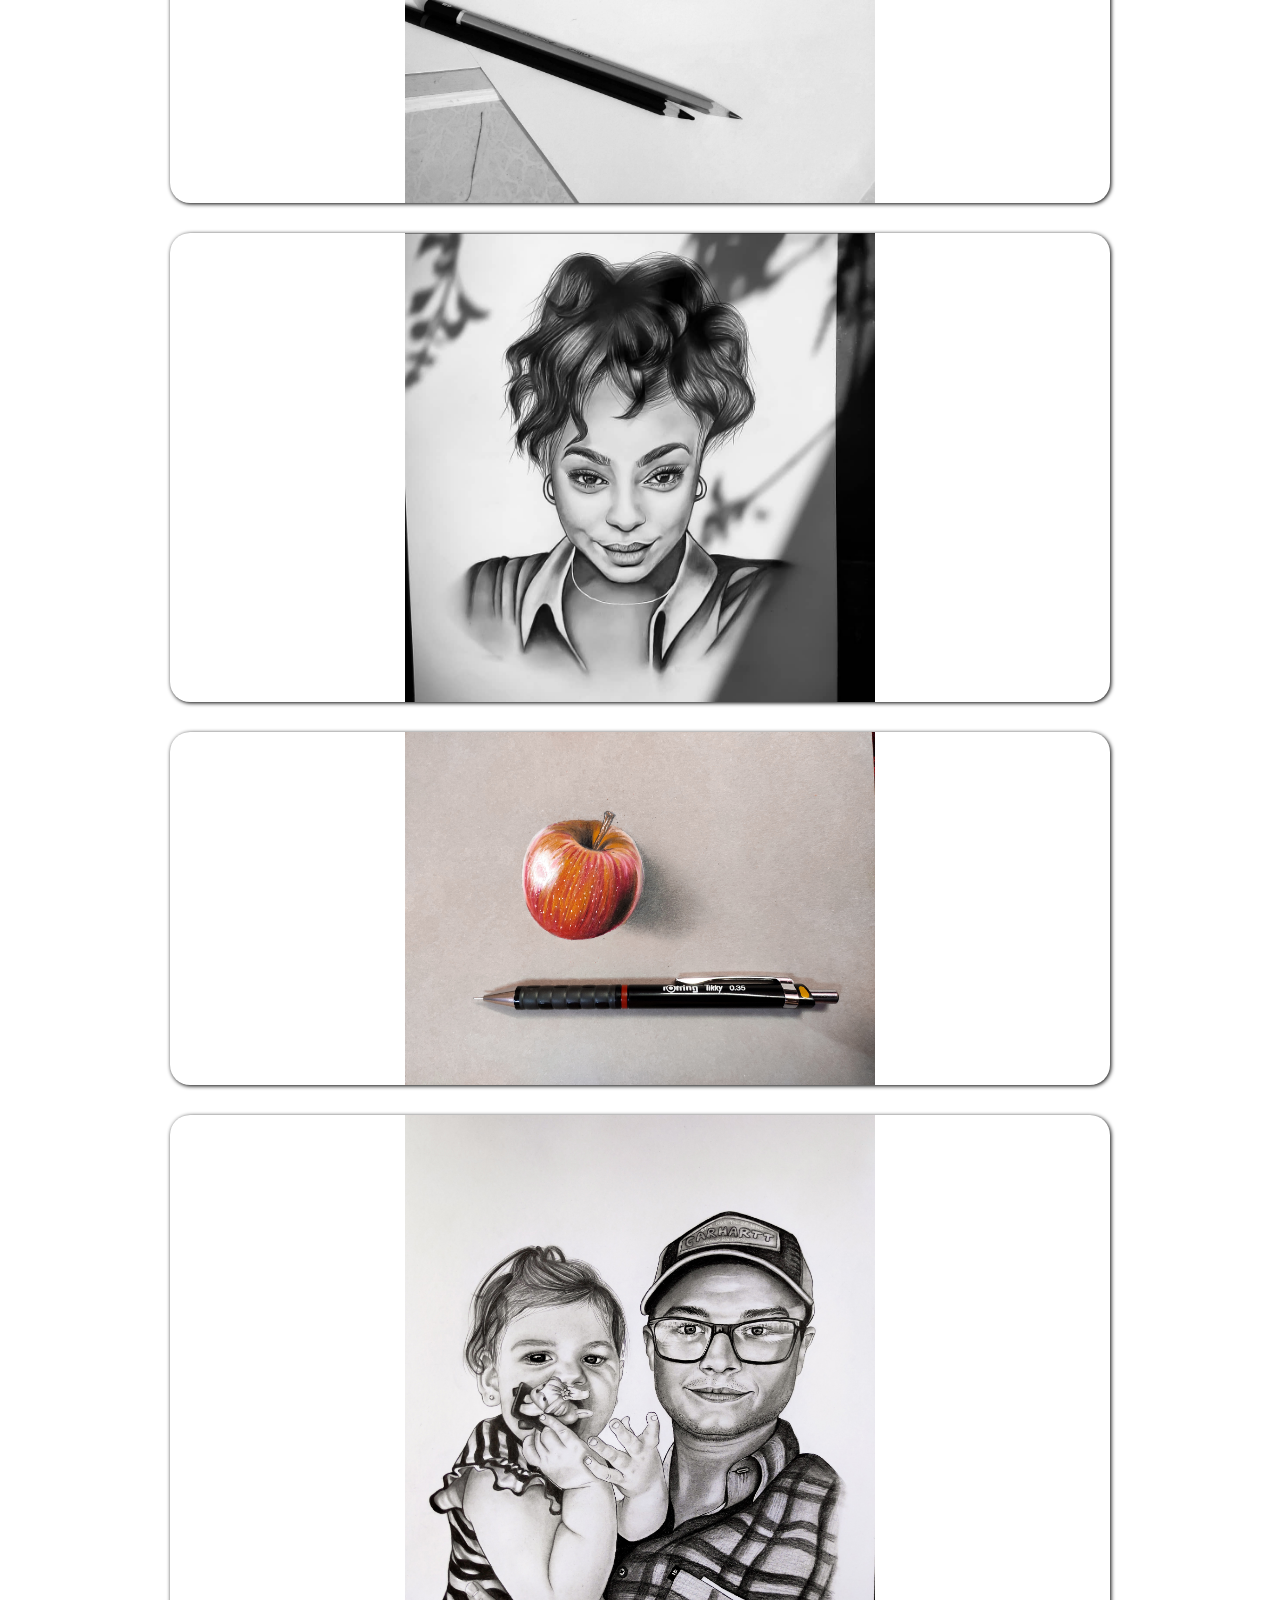
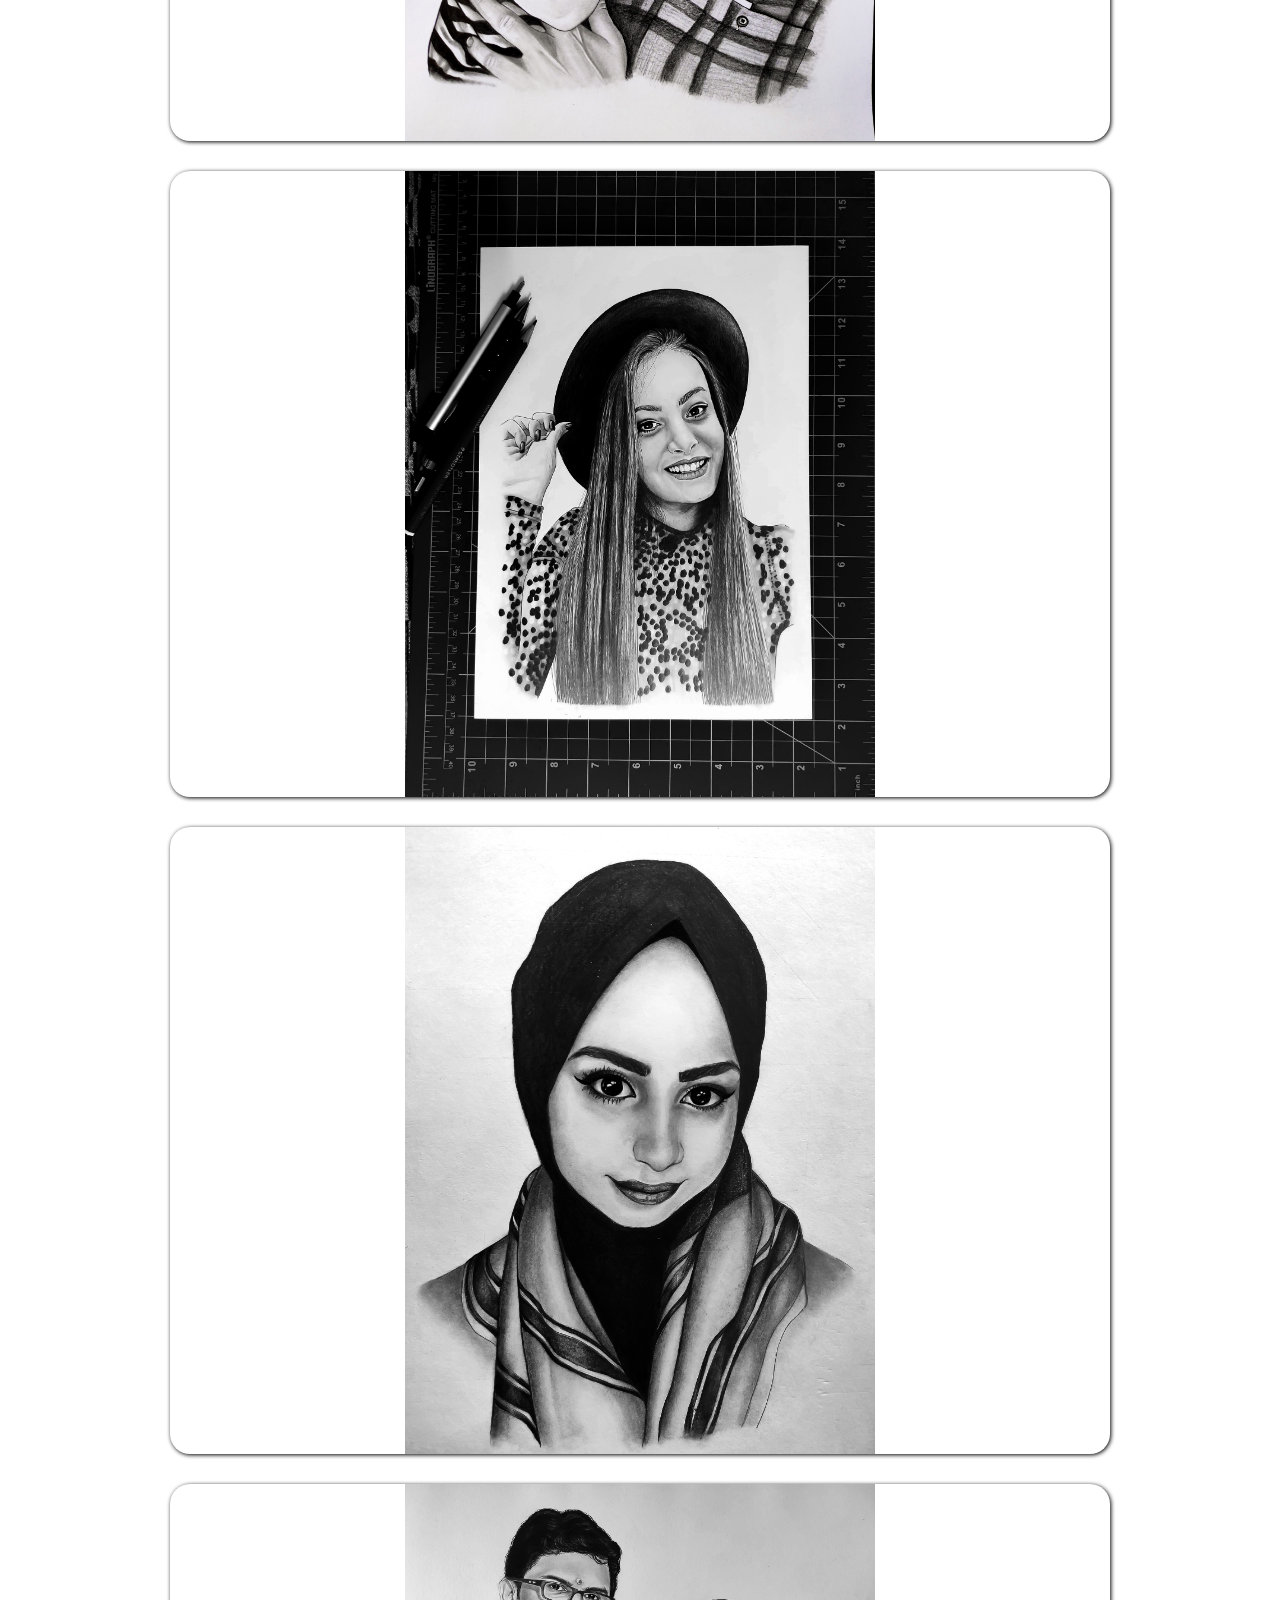
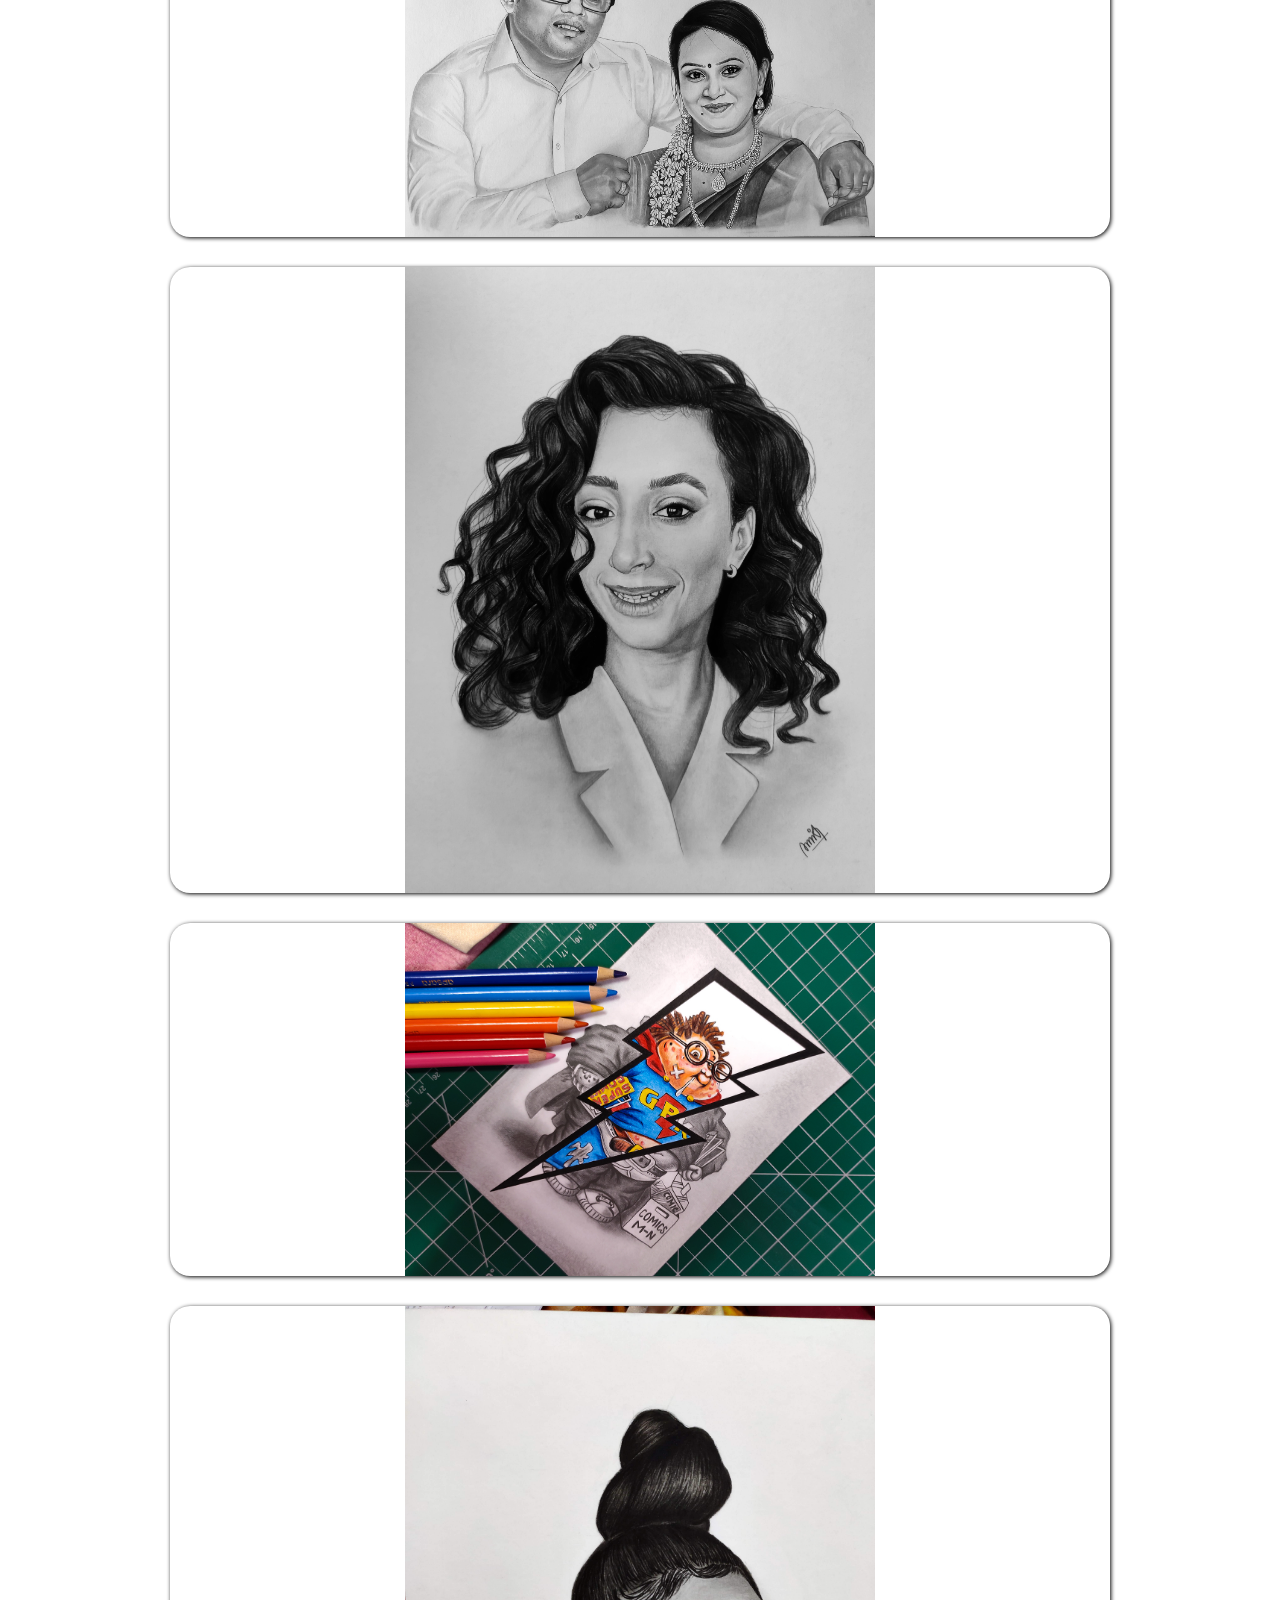
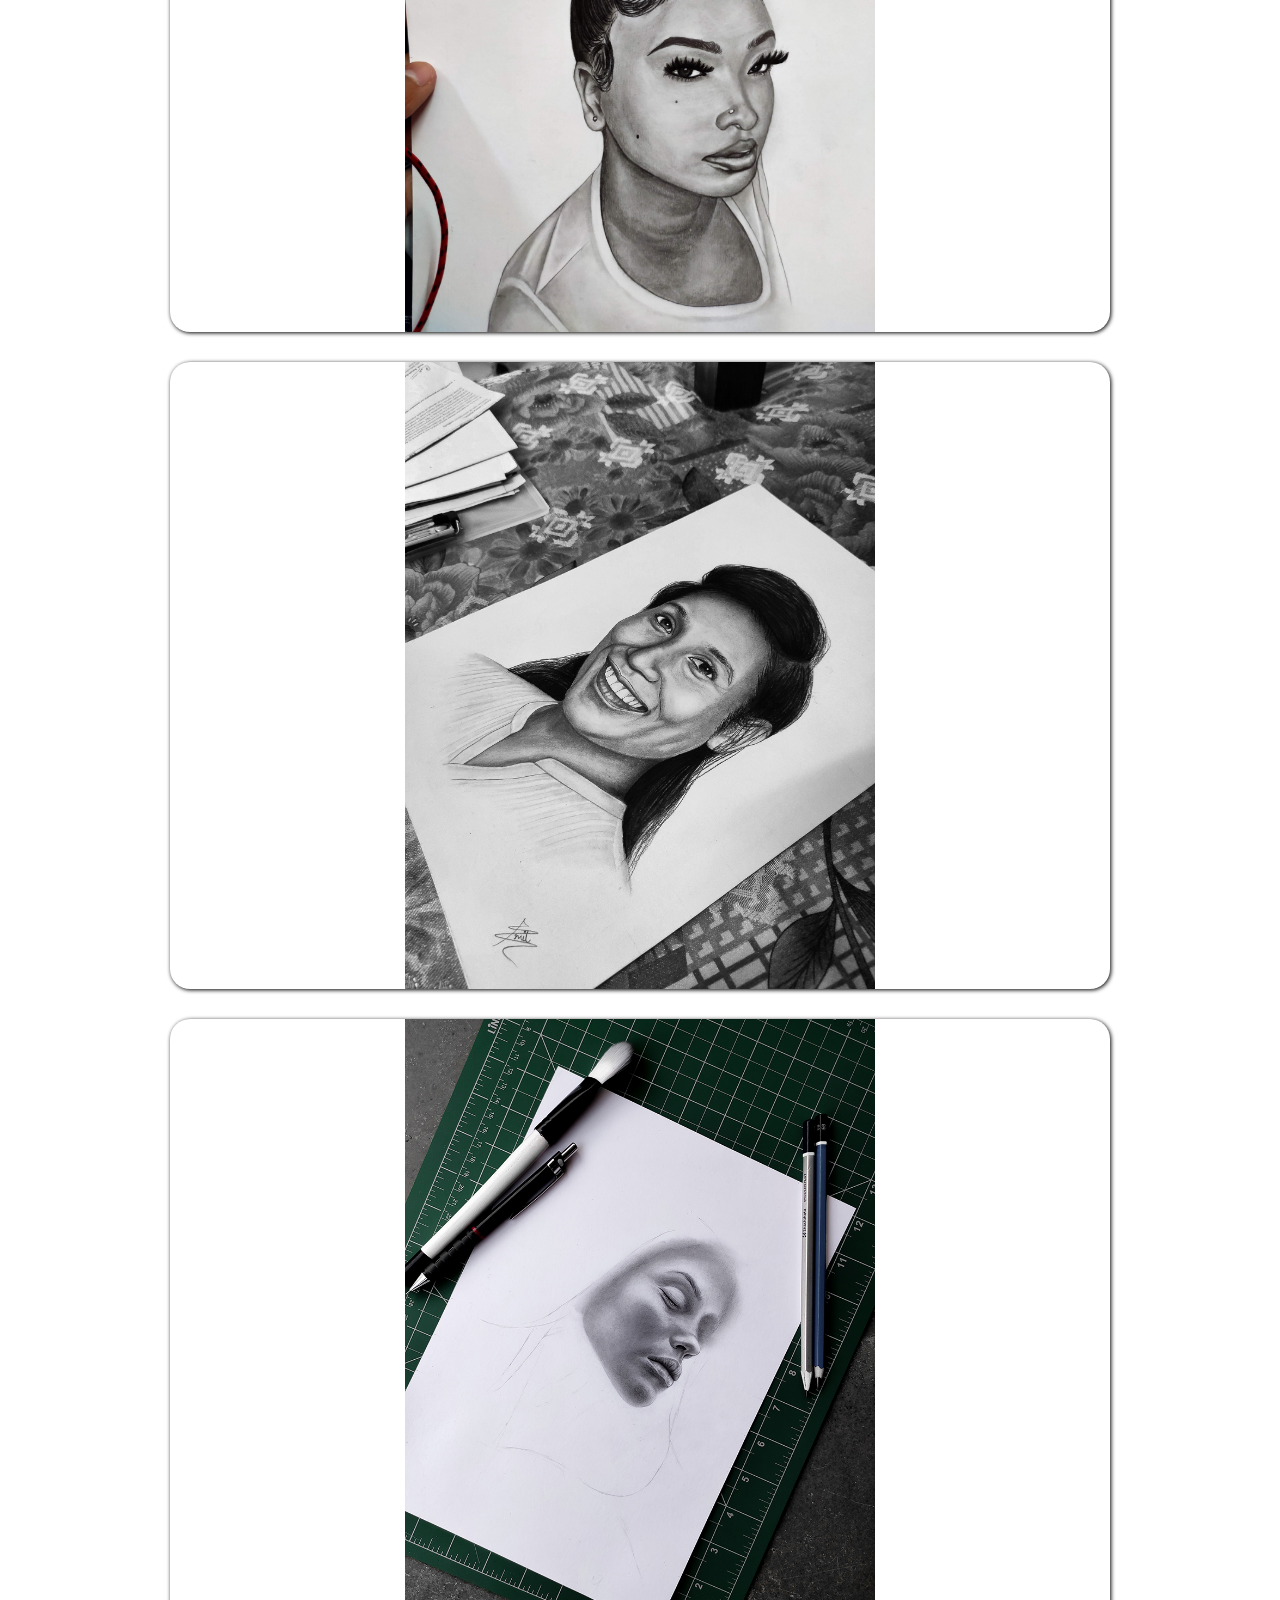
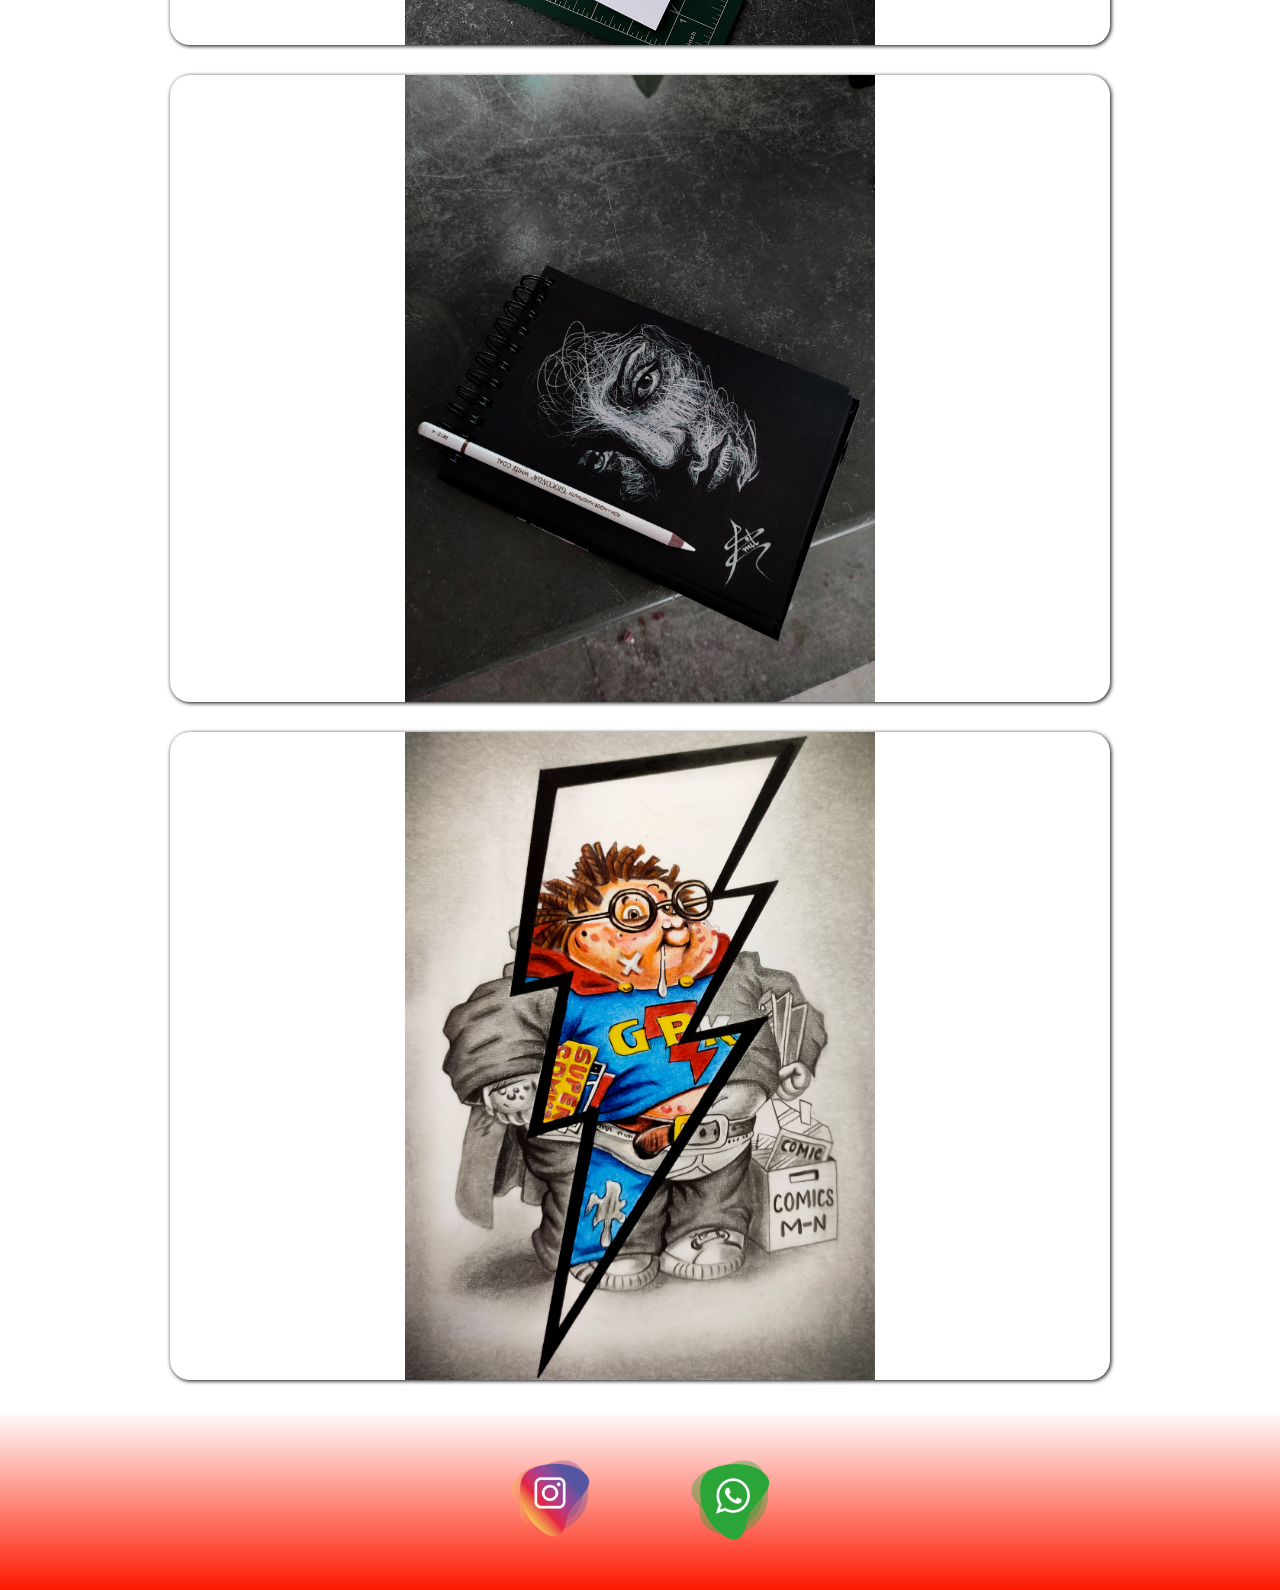
<file: pencilport.html>
<!DOCTYPE html>
<html lang="en">
  <head>
    <meta charset="UTF-8" />
    <title>Portfolio</title>
    <link rel="stylesheet" href="styles/shared.css" />
    <link rel="stylesheet" href="styles/pencilportstyle.css" />
  </head>
  <body>
    <header class="img" style="background-image: url('sharedbg.png');">
      <nav>
        <a href="index.html">
          <img src="images/amit logo.jpg" class="logo"
        /></a>
        <ul>
          <li><a href="index.html">Home</a></li>
          <li><a href="about.html">About</a></li>
          <li><a href="portfolio.html">Portfolio</a></li>
          <li><a href="blog.html">Blog</a></li>
          <li><a href="#">Contact</a></li>
        </ul>
        <a href="store.html" class="btn">Store</a>
      </nav>
    </header>
    <main>
        <ul>
            <h1>Pencil sketches</h1>
          <li>
            <img
              src="images/portfolio/pencil sketches/1.jpg"
              alt="sketch with single face"
            />
          </li>
          <li>
            <img
              src="images/portfolio/pencil sketches/2.jpg"
              alt="sketch with doulble faces"
            />
          </li>
          <li>
            <img
              src="images/portfolio/pencil sketches/3.jpg"
              alt="sketch with triple faces"
            />
          </li>
          <li>
            <img
              src="images/portfolio/pencil sketches/4.jpg"
              alt="sketch with triple faces"
            />
          </li>
          <li>
            <img
              src="images/portfolio/pencil sketches/5.jpg"
              alt="sketch with triple faces"
            />
          </li>
          <li>
            <img
              src="images/portfolio/pencil sketches/6.jpg"
              alt="sketch with triple faces"
            />
          </li>
          <li>
            <img
              src="images/portfolio/pencil sketches/7.jpg"
              alt="sketch with triple faces"
            />
          </li>
          <li>
            <img
              src="images/portfolio/pencil sketches/8.jpg"
              alt="sketch with triple faces"
            />
          </li>
          <li>
            <img
              src="images/portfolio/pencil sketches/10.jpg"
              alt="sketch with triple faces"
            />
          </li>
          <li>
            <img
              src="images/portfolio/pencil sketches/11.jpg"
              alt="sketch with triple faces"
            />
          </li>
          <li>
            <img
              src="images/portfolio/pencil sketches/12.jpg"
              alt="sketch with triple faces"
            />
          </li>
          <li>
            <img
              src="images/portfolio/pencil sketches/13.jpg"
              alt="sketch with triple faces"
            />
          </li>
          <li>
            <img
              src="images/portfolio/pencil sketches/14.jpg"
              alt="sketch with triple faces"
            />
          </li>
          <li>
            <img
              src="images/portfolio/pencil sketches/15.jpg"
              alt="sketch with triple faces"
            />
          </li>
          <li>
            <img
              src="images/portfolio/pencil sketches/16.jpg"
              alt="sketch with triple faces"
            />
          </li>
          <li>
            <img
              src="images/portfolio/pencil sketches/17.jpg"
              alt="sketch with triple faces"
            />
          </li>
          <li>
            <img
              src="images/portfolio/pencil sketches/18.jpg"
              alt="sketch with triple faces"
            />
          </li>
          <li>
            <img
              src="images/portfolio/pencil sketches/19.jpg"
              alt="sketch with triple faces"
            />
          </li>
          <li>
            <img
              src="images/portfolio/pencil sketches/20.jpg"
              alt="sketch with triple faces"
            />
          </li>
          <li>
            <img
              src="images/portfolio/pencil sketches/21.jpg"
              alt="sketch with triple faces"
            />
          </li>
          <li>
            <img
              src="images/portfolio/pencil sketches/22.jpg"
              alt="sketch with triple faces"
            />
          </li>
          <li>
            <img
              src="images/portfolio/pencil sketches/23.jpg"
              alt="sketch with triple faces"
            />
          </li>
          <li>
            <img
              src="images/portfolio/pencil sketches/24.jpg"
              alt="sketch with triple faces"
            />
          </li>
          <li>
            <img
              src="images/portfolio/pencil sketches/25.jpg"
              alt="sketch with triple faces"
            />
          </li>
          
        </ul>
      </main>
    <footer>
      <ul>
        <li>
          <a href="https://www.instagram.com/amit.art.creation/"
            ><img src="images/store/icon1.png" alt="instagram"
          /></a>
        </li>
        <li>
          <a href="www.whatsapp.com"
            ><img src="images/store/icon2.png" alt=""
          /></a>
        </li>
      </ul>
    </footer>
  </body>
</html>
</file>
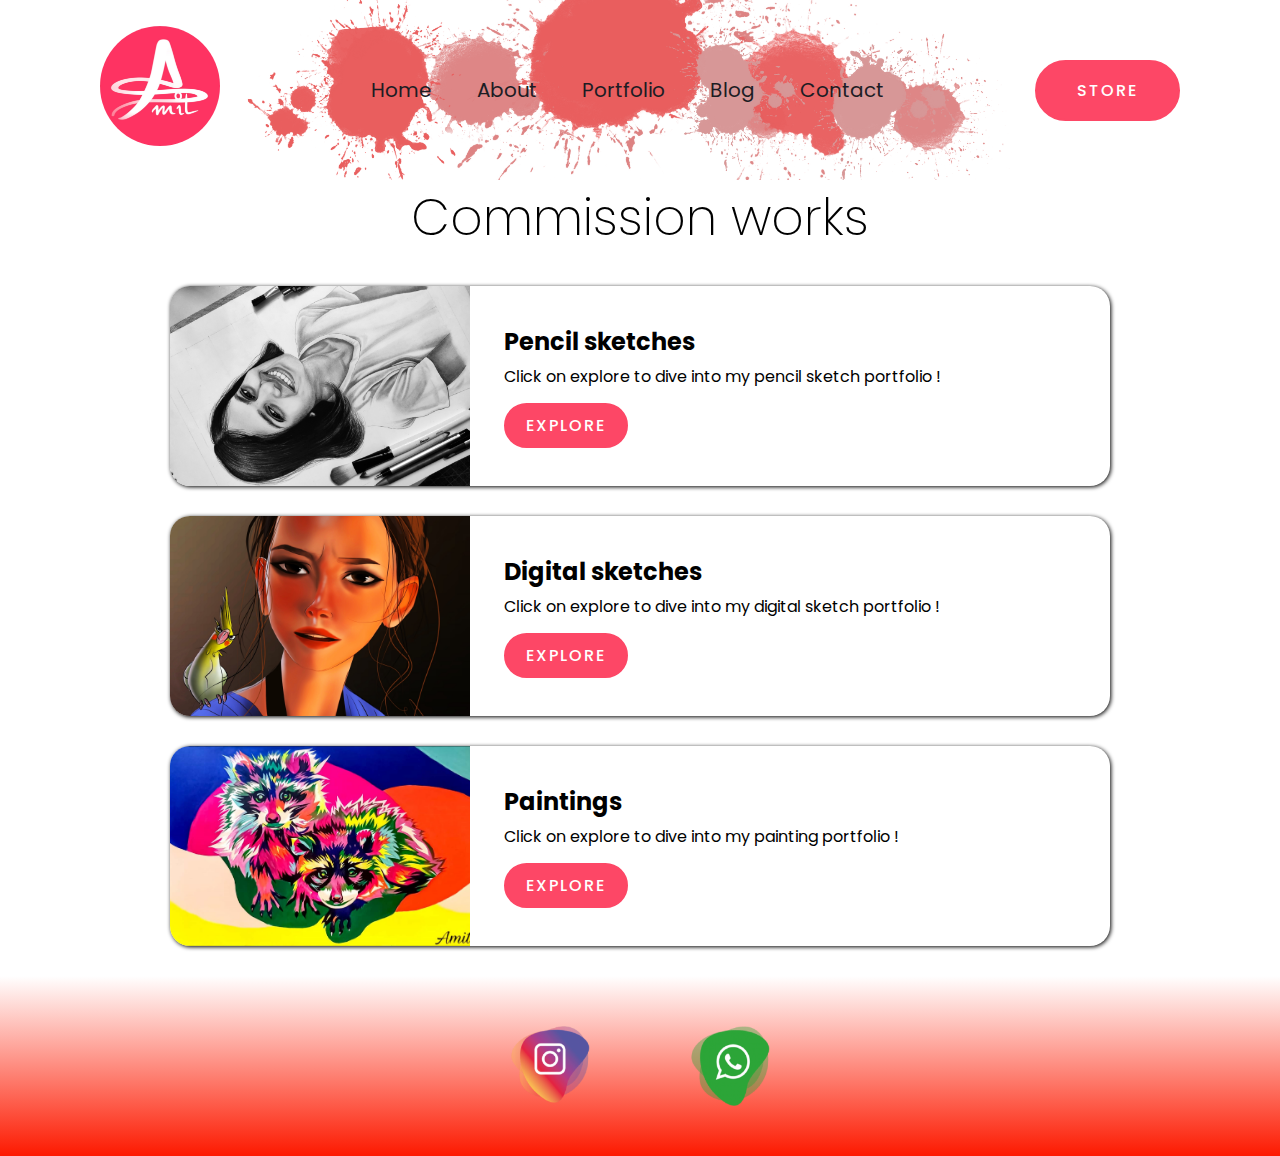
<file: portfolio.html>
<!DOCTYPE html>
<html lang="en">
  <head>
    <meta charset="UTF-8" />
    <title>Portfolio</title>
    <link rel="stylesheet" href="styles/shared.css" />
    <link rel="stylesheet" href="styles/portfoliostyle.css" />
  </head>
  <body>
    <header class="img" style="background-image: url('sharedbg.png');">
      <nav>
        <a href="index.html">
          <img src="images/amit logo.jpg" class="logo"
        /></a>
        <ul>
          <li><a href="index.html">Home</a></li>
          <li><a href="about.html">About</a></li>
          <li><a href="#">Portfolio</a></li>
          <li><a href="blog.html">Blog</a></li>
          <li><a href="#">Contact</a></li>
        </ul>
        <a href="store.html" class="btn">Store</a>
      </nav>
    </header>
    <main>
      <ul>
        <h1>Commission works</h1>
        <li>
          <img
            src="images/portfolio/pencilicon.jpg"
            alt="sketch with single face"
          />
          <div class="item-content">
            <h2>Pencil sketches</h2>
            <p>Click on explore to dive into my pencil sketch portfolio !</p>
            <div class="action">
              <a href="pencilport.html">Explore</a>
            </div>
          </div>
        </li>
        <li>
          <img
            src="images/portfolio/digitalicon.jpg"
            alt="sketch with doulble faces"
          />
          <div class="item-content">
            <h2>Digital sketches</h2>
            <p>Click on explore to dive into my digital sketch portfolio !</p>
            <div class="action">
              <a href="digiport.html">Explore</a>
            </div>
          </div>
        </li>
        <li>
          <img
            src="images/portfolio/paintingicon.jpg"
            alt="sketch with triple faces"
          />
          <div class="item-content">
            <h2>Paintings</h2>
            <p>Click on explore to dive into my painting portfolio !</p>
            <div class="action">
              <a href="paintport.html">Explore</a>
            </div>
          </div>
        </li>
      </ul>
    </main>
    <footer>
      <ul>
        <li>
          <a href="https://www.instagram.com/amit.art.creation/"
            ><img src="images/store/icon1.png" alt="instagram"
          /></a>
        </li>
        <li>
          <a href="www.whatsapp.com"
            ><img src="images/store/icon2.png" alt=""
          /></a>
        </li>
      </ul>
    </footer>
  </body>
</html>
</file>
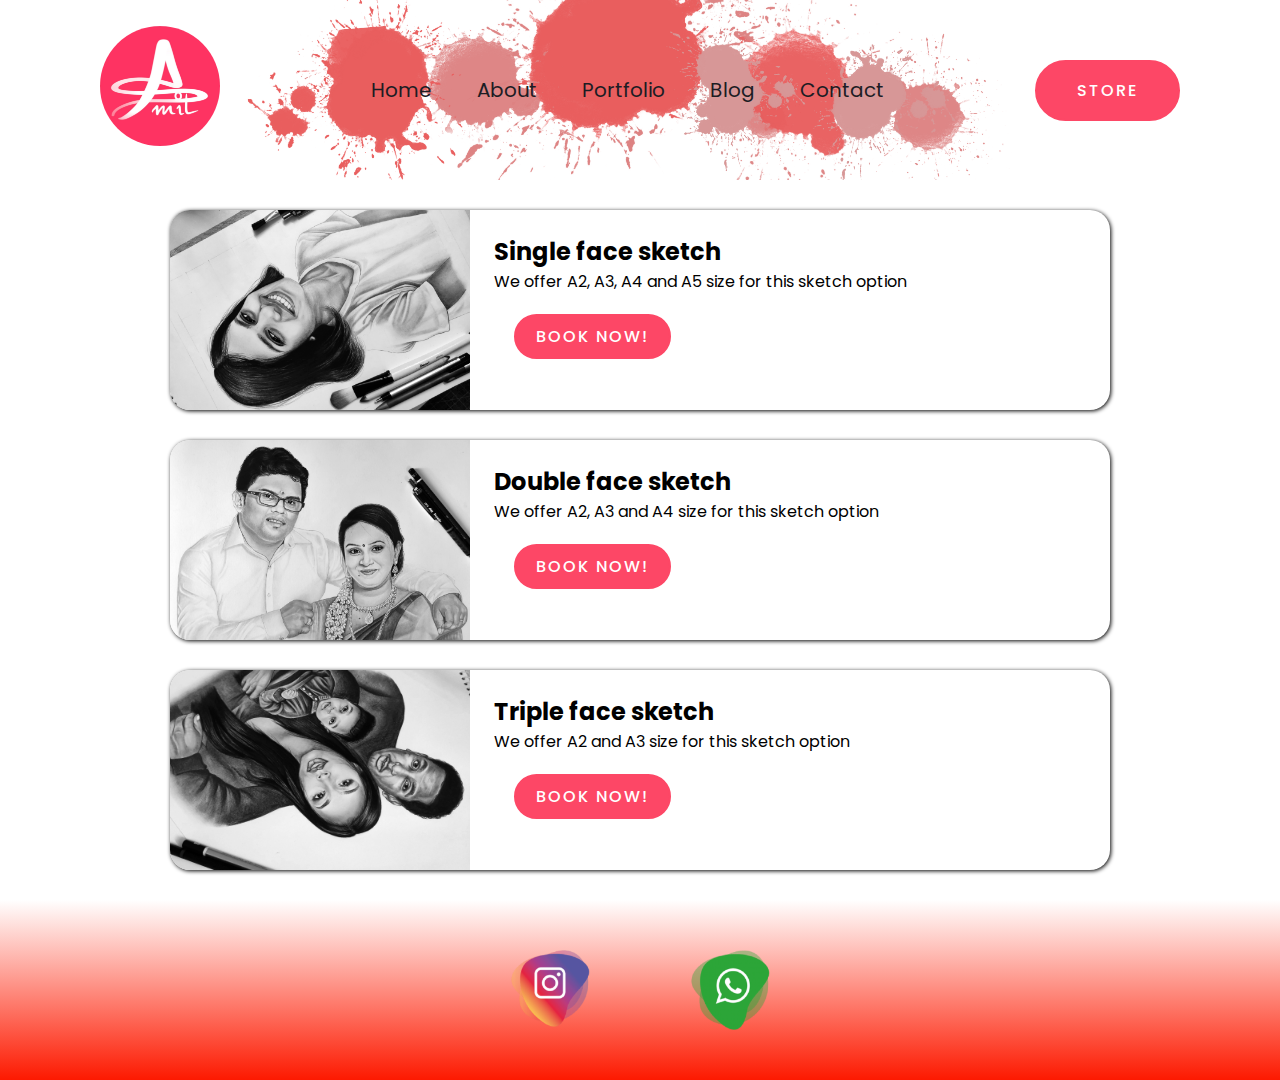
<file: purchase.html>
<!DOCTYPE html>
<html lang="en">
  <head>
    <meta charset="UTF-8" />
    <title>purshase</title>
    <link rel="stylesheet" href="styles/shared.css" />
    <link rel="stylesheet" href="styles/purchasestyle.css" />
  </head>
  <body>
    <header class="img" style="background-image: url('sharedbg.png');">
      <nav>
        <a href="index.html">
          <img src="images/amit logo.jpg" class="logo"
        /></a>
        <ul>
          <li><a href="index.html">Home</a></li>
          <li><a href="about.html">About</a></li>
          <li><a href="portfolio.html">Portfolio</a></li>
          <li><a href="blog.html">Blog</a></li>
          <li><a href="#">Contact</a></li>
        </ul>
        <a href="store.html" class="btn">Store</a>
      </nav>
    </header>
    <main>
      <ul>
        <li>
          <img
            src="images/store/purchase/single.jpg"
            alt="sketch with single face"
          />
          <div class="item-content">
            <h2>Single face sketch</h2>
            <p>We offer A2, A3, A4 and A5 size for this sketch option</p>
            <div class="action">
              <a href="singleface.html">Book now!</a>
            </div>
          </div>
        </li>
        <li>
          <img
            src="images/store/purchase/double.jpg"
            alt="sketch with doulble faces"
          />
          <div class="item-content">
            <h2>Double face sketch</h2>
            <p>We offer A2, A3 and A4 size for this sketch option</p>
            <div class="action">
              <a href="doubleface.html">Book now!</a>
            </div>
          </div>
        </li>
        <li>
          <img
            src="images/store/purchase/triple.jpg"
            alt="sketch with triple faces"
          />
          <div class="item-content">
            <h2>Triple face sketch</h2>
            <p>We offer A2 and A3 size for this sketch option</p>
            <div class="action">
              <a href="tripleface.html">Book now!</a>
            </div>
          </div>
        </li>
      </ul>
    </main>
    <footer>
      <ul>
        <li>
          <a href="https://www.instagram.com/amit.art.creation/"
            ><img src="images/store/icon1.png" alt="instagram"
          /></a>
        </li>
        <li>
          <a href="www.whatsapp.com"
            ><img src="images/store/icon2.png" alt=""
          /></a>
        </li>
      </ul>
    </footer>
  </body>
</html>
</file>
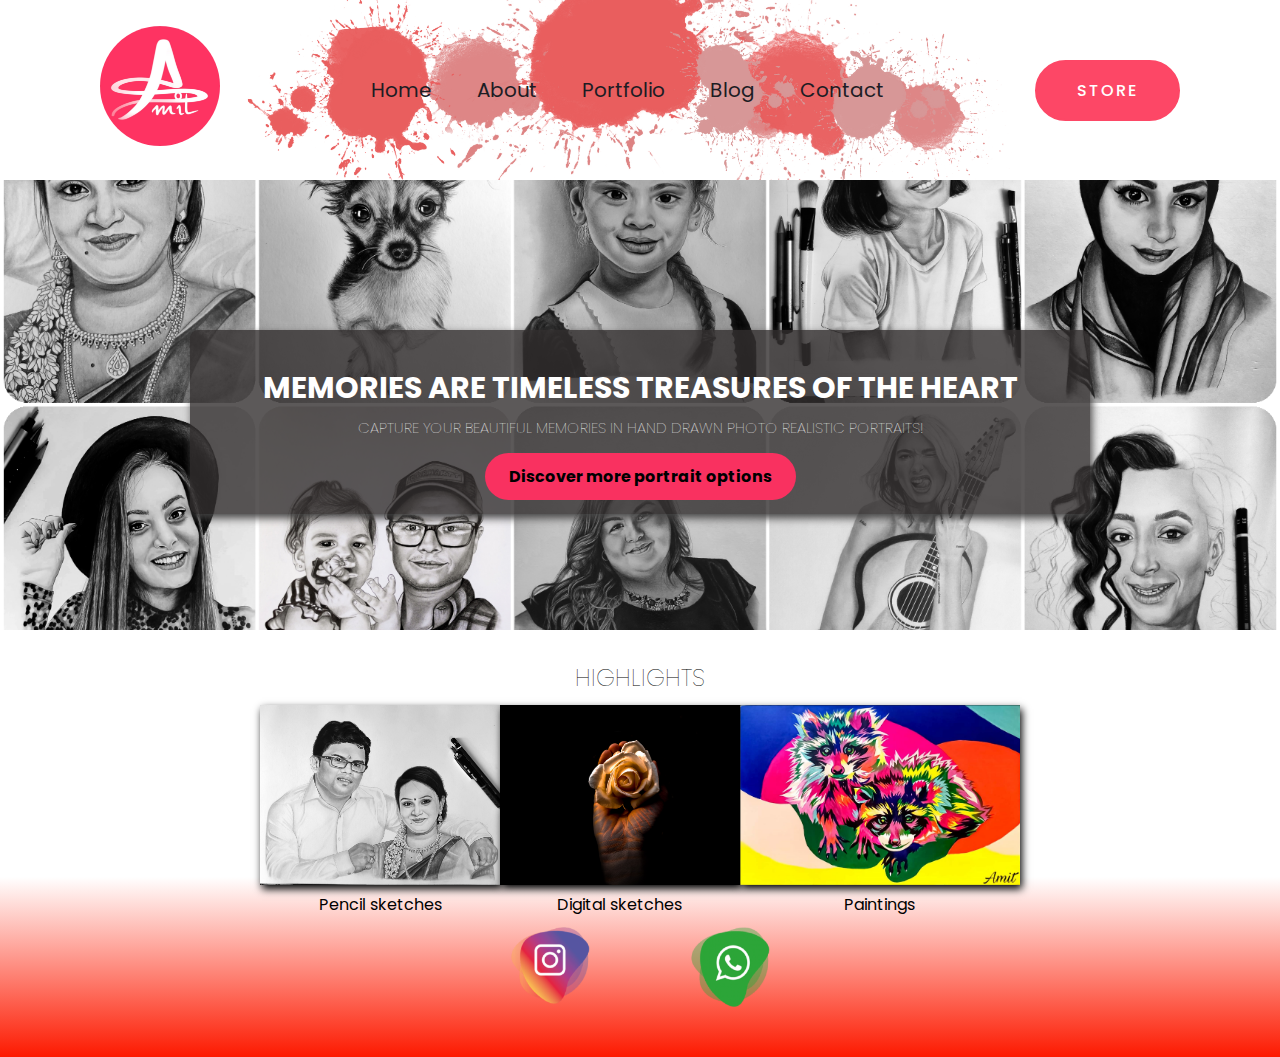
<file: store.html>
<!DOCTYPE html>
<html lang="en">
  <head>
    <meta charset="UTF-8" />
    <title>Store</title>
    <link rel="stylesheet" href="styles/storestyle.css" />
    <link rel="stylesheet" href="styles/shared.css" />

    <link rel="preconnect" href="https://fonts.googleapis.com" />
    <link rel="preconnect" href="https://fonts.gstatic.com" crossorigin />
    <link
      href="https://fonts.googleapis.com/css2?family=Square+Peg&display=swap"
      rel="stylesheet"
    />
  </head>
  <body>
    <header class="img" style="background-image: url('sharedbg.png')">
      <nav>
        <a href="index.html">
          <img src="images/amit logo.jpg" class="logo"
        /></a>
        <ul>
          <li><a href="index.html">Home</a></li>
          <li><a href="about.html">About</a></li>
          <li><a href="portfolio.html">Portfolio</a></li>
          <li><a href="blog.html">Blog</a></li>
          <li><a href="#">Contact</a></li>
        </ul>
        <a href="store.html" class="btn">Store</a>
      </nav>
    </header>

    <main>
      <section id="hero" style="background-image: url('bg.jpg')">
        <div id="hero-content">
          <h1>Memories are timeless treasures of the heart</h1>
          <p>
            Capture your beautiful memories in hand drawn photo realistic
            portraits!
          </p>
          <a href="purchase.html">Discover more portrait options</a>
        </div>
      </section>
      <section id="highlight">
        <h2>Highlights</h2>
        <ul id="drawings">
          <li class="drawings">
            <img src="images/store/highlight1.jpg" alt="Hand drawn sketch" />
            <p>Pencil sketches</p>
          </li>
          <li class="drawings">
            <img src="images/store/highlight2.jpg" alt="Digital sketch" />
            <p>Digital sketches</p>
          </li>
          <li class="drawings">
            <img src="images/store/highlight3.jpg" alt="painting" />
            <p>Paintings</p>
          </li>
        </ul>
      </section>
    </main>

    <footer>
      <ul>
        <li>
          <a href="https://www.instagram.com/amit.art.creation/"
            ><img src="images/store/icon1.png" alt="instagram"
          /></a>
        </li>
        <li>
          <a href="www.whatsapp.com"
            ><img src="images/store/icon2.png" alt=""
          /></a>
        </li>
      </ul>
    </footer>
  </body>
</html>
</file>
<file: styles/shared.css>
@import url("https://fonts.googleapis.com/css2?family=Poppins:wght@400;500;600;700&display=swap");

* {
  margin: 0;
  padding: 0;
  box-sizing: border-box;
  font-family: "Poppins", sans-serif;

  background-size: cover;
}
.img { 
  display: block;
  margin-left: auto;
  margin-right: auto;
  width: 100%;
}

a {
  text-decoration: none;
}
nav {
  font-size: 20px;
  height: 180px;
  display: flex;
  align-items: center;
  justify-content: space-between;
  padding: 30px 100px;
  flex-wrap: nowrap;
}
.logo {
  background: transparent;
  background-size: cover;
  max-height: 120px;
  border-radius: 60px;
}
nav ul li {
  list-style: none;
  display: inline-block;
  padding: 10px 20px;
}
nav ul li a {
  color: #1d1d24;
  position: relative;
  padding: 5px 0;
}
nav ul li a:hover {
  color: white;
}
nav ul li a:after {
  content: "";
  position: absolute;
  left: 0;
  width: 0;
  height: 3px;
  background: white;
  transition: 0.3s;
  bottom: 0;
}
nav ul li a:hover:after {
  width: 100%;
}
.btn {
  color: #fff;
  font-size: 16px;
  text-transform: uppercase;
  letter-spacing: 2px;
  padding: 16px 40px;
  border-radius: 500px;
  display: inline-block;
  font-weight: 500;
  transition: all 0.4s ease-in-out;
  background-size: 152% 100%;
  background: #fd4766;
  border: 2px solid #fd4766;
}
.btn:hover {
  background: transparent;
  border-color: #fd4766;
  color: #fd4766;
}

footer{
    background: linear-gradient(0deg, rgb(253, 25, 0) , white)
}
footer ul{
    list-style: none;
    display: flex;
    justify-content: center;

}
footer li{
    width: 80px;
    height: 80px;
    margin: 50px 50px;
}
footer img{
    width: 100%;
    height:100%;
}
</file>
<file: styles/aboutstyle.css>
main ul{

    list-style: none;
    width: 1000px;
    margin:0 auto ;
}
h1{
    text-align: center; 
    font-size: 50px; 
    font-weight: 200;
}
main li{
    text-align: center;
    box-shadow: 1px 1px 4px black;
    border-radius: 5px;
    overflow: hidden;
    margin:20px;
    padding: 10px;
}
</file>
<file: styles/blogstyle.css>
main ul{

    list-style: none;
    width:1000px;
    margin:0 auto ;
}
main li{
    display: flex;
    box-shadow: 1px 1px 4px black;
    border-radius: 20px;
    overflow: hidden;
    margin:30px;
}
main li img{
    
    object-fit: cover;
    margin-left: auto;
    margin-right: auto;
    width: 50%;
    
}
.item-content{
    padding: 24px;
    
}
</file>
<file: styles/contactstyle.css>
.heading{
    text-align: center;
    font-weight: 30;
    font-size: 60px;
}
.contact form{
    max-width: 70rem;
    margin:1rem auto;
    text-align: center;
}

.contact form .inputBox{
    display: flex;
    justify-content: space-between;
    flex-wrap: wrap;
}

.contact form .inputBox input,
.contact form textarea{
    width: 100%;
    background:rgb(255, 129, 129);
    border-radius: .5rem;
    padding:1rem;
    margin:.7rem 0;
    font-size: 1.5rem;
    color:#fff;
    text-transform: none;
}

.contact form .inputBox input::placeholder,
.contact form textarea::placeholder{
    color:#eee;
    text-transform: capitalize;
}

.contact form .inputBox input:focus,
.contact form textarea:focus{
    background:#fd4766;
}

.contact form .inputBox input{
    width: 49%;
}

.contact form textarea{
    resize: none;
}
</file>
<file: styles/pencilportstyle.css>
main ul{

    list-style: none;
    width: 1000px;
    height: auto;
    margin:0 auto ;
}
h1{
    text-align: center; 
    font-size: 50px; 
    font-weight: 200;
}
main li{
    display: flex;
    box-shadow: 1px 1px 4px black;
    border-radius: 20px;
    overflow: hidden;
    margin:30px;
}
main li img{
    
    object-fit: cover;
    display: block;
    margin-left: auto;
    margin-right: auto;
    width: 50%;
}
</file>
<file: styles/portfoliostyle.css>
main ul{

    list-style: none;
    width: 1000px;
    margin:0 auto ;
}
h1{
    text-align: center; 
    font-size: 50px; 
    font-weight: 200;
}
main li{
    display: flex;
    box-shadow: 1px 1px 4px black;
    border-radius: 20px;
    overflow: hidden;
    margin:30px;
}
main li img{
    width: 300px;
    height: 200px ;
    object-fit: cover;
    
}
.item-content{
    padding: 34px;
    display: flex;
    flex-direction: column;
    justify-content: space-evenly;
    
}
.action{
    margin-top: 10px;
}
.action a{
  color: white;
  font-size: 16px;
  text-transform: uppercase;
  letter-spacing: 2px;
  padding: 8px 20px;
  border-radius: 500px;
  display: inline-block;
  font-weight: 500;
  transition: all 0.4s ease-in-out;
  background: #fd4766;
  border: 2px solid #fd4766;
    
}
.action a:hover{
    background: transparent;
    border-color: #fd4766;
    color: #fd4766;
}
</file>
<file: styles/purchasestyle.css>
main ul{

    list-style: none;
    width: 1000px;
    margin:0 auto ;
}
main li{
    display: flex;
    box-shadow: 1px 1px 4px black;
    border-radius: 20px;
    overflow: hidden;
    margin:30px;
}
main li img{
    width: 300px;
    height: 200px ;
    object-fit: cover;
    
}
.item-content{
    padding: 24px;
    
}
.action{
    padding: 20px;
}
.action a{
  color: white;
  font-size: 16px;
  text-transform: uppercase;
  letter-spacing: 2px;
  padding: 8px 20px;
  border-radius: 500px;
  display: inline-block;
  font-weight: 500;
  transition: all 0.4s ease-in-out;
  background: #fd4766;
  border: 2px solid #fd4766;
    
}
.action a:hover{
    background: transparent;
    border-color: #fd4766;
    color: #fd4766;
}
</file>
<file: styles/storestyle.css>
#hero {
  height: 450px;
  background-position: center;
  background-size: cover;
}
#hero-content {
  width: 900px;
  background-color: rgb(51, 47, 47, 0.8);
  box-shadow: 2px 4px 8px rgb(68, 67, 67);
  border-radius: 8px;
  text-align: center;
  padding: 45px 0;
  margin: 0 auto;
  position: relative;
  top: 150px;
}

#hero-content h1 {
  color: white;
  text-transform: uppercase;
  font-size: 30px;
  margin: 0;
  position: relative;
  bottom: 10px;
}
#hero-content p {
  color: white;
  text-transform: uppercase;
  font-size: 15px;
  font-weight: 100;
  position: relative;
  bottom: 5px;
}

#hero-content a {
  background-color: rgb(249, 49, 96);
  padding: 12px 24px;
  color: black;
  border-radius: 24px;
  font-weight: bold;
  position: relative;
  top: 20px;
}

#hero-content a:hover {
  background-color: white;
}

#highlight {
  position: relative;
  top: 40px;
}

#highlight h2 {
  text-transform: uppercase;
  text-align: center;
  font-weight: 100;
  position: relative;
  bottom: 10px;
}

.drawings img {
  height: 180px;
  width: 100%;
  box-shadow: 2px 4px 8px;
  object-fit: cover;
  
}

.drawings{
  width: 0 200px;
}
#drawings {
  text-align: center;
  list-style: none;
  display: flex;
  justify-content: center;
  
}
</file>
